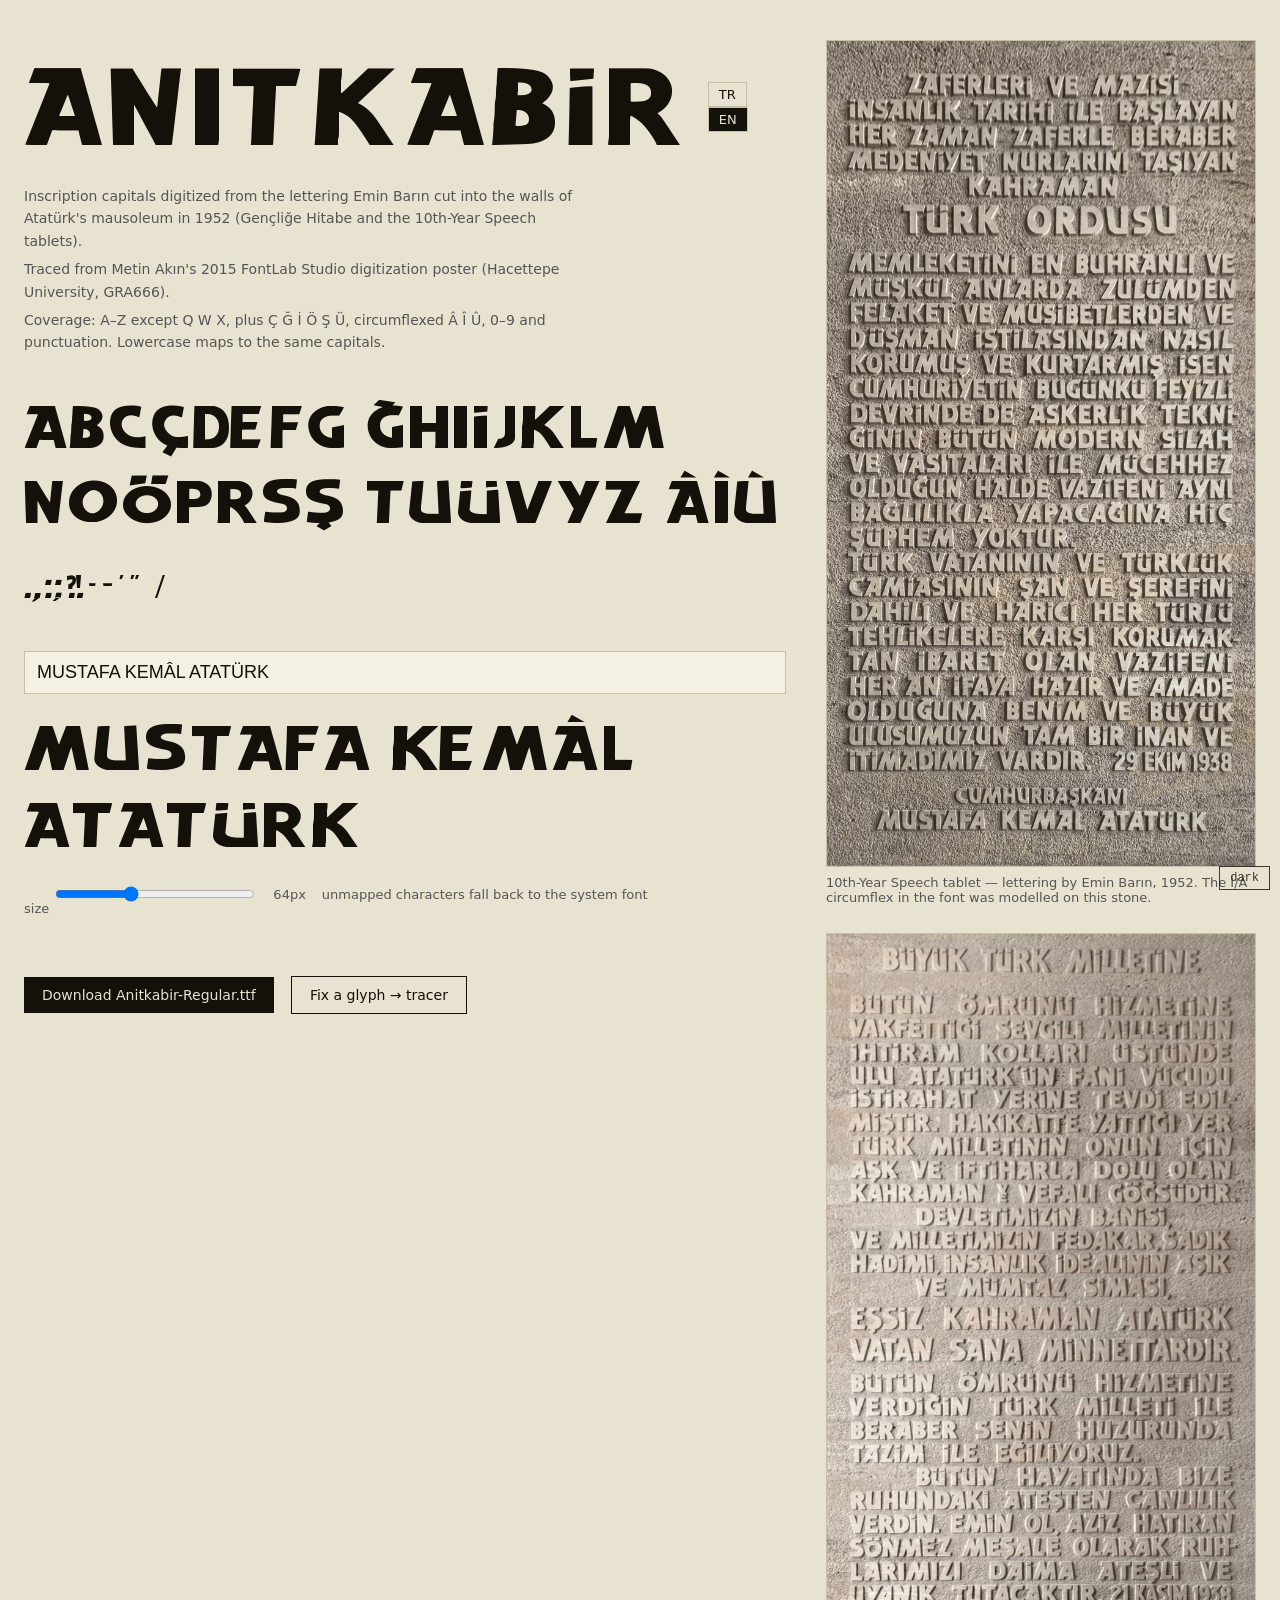
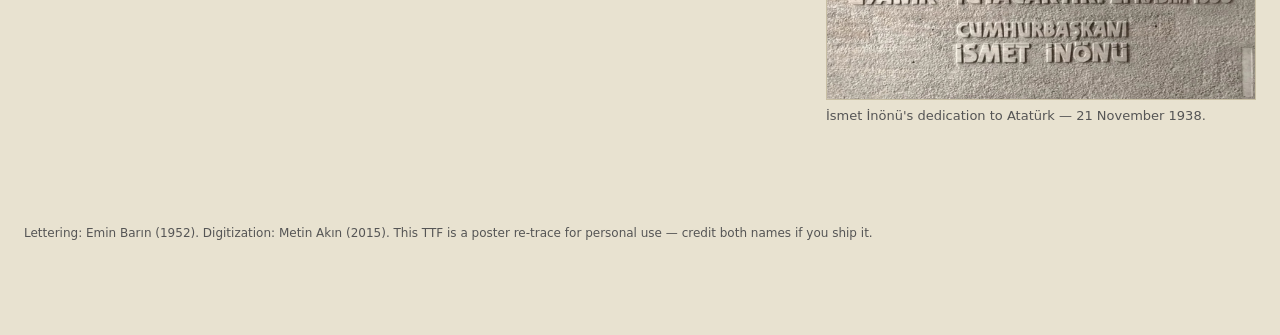
<file: anitkabir/index.html>
<!doctype html>
<html lang="tr">
<head>
<meta charset="utf-8">
<meta name="viewport" content="width=device-width, initial-scale=1">
<title>Anıtkabir — kitabe yazısı</title>
<link rel="icon" type="image/svg+xml" href="logo.svg">
<link rel="stylesheet" href="/shared/ui.css">
<script src="/shared/ui.js"></script>
<style>
  @font-face {
    font-family: 'Anitkabir';
    src: url('Anitkabir-Regular.ttf') format('truetype');
    font-weight: normal;
    font-style: normal;
    font-display: swap;
  }
  * { box-sizing: border-box; }
  body {
    margin: 0;
    font-family: ui-sans-serif, system-ui, Helvetica, Arial, sans-serif;
  }
  main { max-width: 1360px; margin: 0 auto; padding: 40px 24px 80px;
         display: grid; grid-template-columns: minmax(0,1fr) 430px; gap: 40px; }
  @media (max-width: 940px) { main { grid-template-columns: 1fr; } }
  header { display: flex; align-items: center; gap: 16px; }
  .lang { margin-left: auto; font-size: 13px; }
  .lang button {
    background: none; border: 1px solid var(--line); padding: 4px 10px;
    cursor: pointer; font: inherit; color: var(--ink);
  }
  .lang button.on { background: var(--ink); color: var(--bg); }
  h1 {
    font-family: 'Anitkabir', serif;
    font-weight: normal;
    font-size: clamp(56px, 10vw, 110px);
    margin: 0;
    letter-spacing: 0.02em;
  }
  .meta { font-size: 14px; line-height: 1.6; max-width: 62ch; color: var(--ink2); margin-top: 12px; }
  .meta p { margin: 6px 0; }
  .specimen {
    font-family: 'Anitkabir', serif;
    font-size: clamp(30px, 5.4vw, 60px);
    line-height: 1.25;
    margin: 36px 0;
    word-break: break-all;
  }
  .specimen .punct { font-size: 0.55em; }
  .tester { margin: 36px 0; }
  .tester input {
    width: 100%;
    font-size: 18px;
    padding: 10px 12px;
  }
  .tester .out {
    font-family: 'Anitkabir', serif;
    font-size: 64px;
    margin-top: 16px;
    min-height: 90px;
    word-break: break-word;
    line-height: 1.2;
  }
  .row { display: flex; gap: 16px; align-items: center; margin-top: 10px; font-size: 13px; color: var(--ink2); flex-wrap: wrap; }
  .row input[type=range] { width: 200px; }
  .photos { display: flex; flex-direction: column; gap: 28px; }
  figure { margin: 0; }
  figure img { width: 100%; border: 1px solid var(--line); display: block; }
  figcaption { font-size: 13px; color: var(--ink2); margin-top: 8px; }
  a.dl, a.ed {
    display: inline-block;
    margin-top: 24px;
    padding: 10px 18px;
    background: var(--ink);
    color: var(--bg);
    text-decoration: none;
    font-size: 14px;
  }
  a.ed { background: none; color: var(--ink); border: 1px solid var(--ink); margin-left: 12px; }
  footer { margin-top: 48px; font-size: 12px; color: var(--ink2); line-height: 1.7; grid-column: 1/-1; }
</style>
</head>
<body>
<main>
  <div class="col">
  <header>
    <h1>ANITKABİR</h1>
    <div class="lang">
      <button id="btn-tr" class="on">TR</button><button id="btn-en">EN</button>
    </div>
  </header>
  <div class="meta">
    <p data-i18n="intro"></p>
    <p data-i18n="trace"></p>
    <p data-i18n="cov"></p>
  </div>

  <div class="specimen">ABCÇDEFG ĞHIİJKLM<br>NOÖPRSŞ TUÜVYZ ÂÎÛ<br><span class="punct">.,:;?!-–'" /</span></div>

  <div class="tester">
    <input id="t" type="text" autocomplete="off" spellcheck="false">
    <div class="out" id="o"></div>
    <div class="row">
      <label><span data-i18n="size"></span> <input id="s" type="range" min="24" max="140" value="64"></label>
      <span id="sv">64px</span>
      <span data-i18n="fallback"></span>
    </div>
  </div>

  <a class="dl" href="Anitkabir-Regular.ttf" download data-i18n="dl"></a>
  <a class="ed" href="/fonteditor/?set=anitkabir" data-i18n="ed"></a>
  </div>

  <div class="photos">
  <figure>
    <img src="tablet.jpg" alt="" data-i18n-alt="imgalt">
    <figcaption data-i18n="caption"></figcaption>
  </figure>
  <figure>
    <img src="tablet2.jpg" alt="" data-i18n-alt="imgalt2">
    <figcaption data-i18n="caption2"></figcaption>
  </figure>
  </div>

  <footer>
    <p data-i18n="credit"></p>
  </footer>
</main>
<script>
const I18N = {
  tr: {
    doc: 'Kitabe yazısı',
    intro: "1952'de Emin Barın'ın Anıtkabir duvarlarına işlediği kitabe harflerinden sayısallaştırılmış büyük harf fontu (Gençliğe Hitabe ve Onuncu Yıl Nutku tabletleri).",
    trace: "Metin Akın'ın 2015 FontLab Studio dijitalleştirme posterinden izlendi (Hacettepe Üniversitesi, GRA666).",
    cov: "Kapsam: Q W X dışında A–Z, ayrıca Ç Ğ İ Ö Ş Ü, şapkalı Â Î Û, 0–9 ve noktalama işaretleri. Küçük harfler aynı büyük harflere eşlenir.",
    size: 'boyut',
    fallback: 'tanımsız karakterler sistem fontuna düşer',
    caption: 'Onuncu Yıl Nutku kitabesi — Emin Barın, 1952. Fontta İ ile Â şapkası bu taş üzerinden modellendi.',
    caption2: 'İsmet İnönü\'nün Atatürk\'e ithaf kitabesi — 21 Kasım 1938.',
    imgalt: 'Anıtkabir kitabesi, perspektif düzeltilmiş fotoğraf',
    imgalt2: 'İsmet İnönü\'nün ithaf kitabesi, perspektif düzeltilmiş fotoğraf',
    dl: 'Anitkabir-Regular.ttf indir',
    ed: 'Bir harfi düzelt → tracer',
    credit: 'Harf çizimi: Emin Barın (1952). Sayısallaştırma: Metin Akın (2015). Bu TTF poster üzerinden izlenmiştir — kişisel kullanım için; yayınlarsanız iki ismi de anın.',
    ph: 'YURTTA SULH CİHANDA SULH'
  },
  en: {
    doc: 'Inscription typeface',
    intro: "Inscription capitals digitized from the lettering Emin Barın cut into the walls of Atatürk's mausoleum in 1952 (Gençliğe Hitabe and the 10th-Year Speech tablets).",
    trace: "Traced from Metin Akın's 2015 FontLab Studio digitization poster (Hacettepe University, GRA666).",
    cov: "Coverage: A–Z except Q W X, plus Ç Ğ İ Ö Ş Ü, circumflexed Â Î Û, 0–9 and punctuation. Lowercase maps to the same capitals.",
    size: 'size',
    fallback: 'unmapped characters fall back to the system font',
    caption: '10th-Year Speech tablet — lettering by Emin Barın, 1952. The İ/Â circumflex in the font was modelled on this stone.',
    caption2: 'İsmet İnönü\'s dedication to Atatürk — 21 November 1938.',
    imgalt: 'The Anıtkabir inscription, perspective-corrected photo',
    imgalt2: 'İsmet İnönü\'s dedication tablet, perspective-corrected photo',
    dl: 'Download Anitkabir-Regular.ttf',
    ed: 'Fix a glyph → tracer',
    credit: 'Lettering: Emin Barın (1952). Digitization: Metin Akın (2015). This TTF is a poster re-trace for personal use — credit both names if you ship it.',
    ph: 'MUSTAFA KEMÂL ATATÜRK'
  }
};
const t = document.getElementById('t'), o = document.getElementById('o'),
      s = document.getElementById('s'), sv = document.getElementById('sv');
function setLang(l) {
  document.documentElement.lang = l;
  document.title = 'Anıtkabir — ' + I18N[l].doc;
  document.querySelectorAll('[data-i18n]').forEach(e => e.textContent = I18N[l][e.dataset.i18n]);
  document.querySelectorAll('[data-i18n-alt]').forEach(e => e.alt = I18N[l][e.dataset.i18nAlt]);
  document.getElementById('btn-tr').classList.toggle('on', l === 'tr');
  document.getElementById('btn-en').classList.toggle('on', l === 'en');
  if (!t.dataset.typed) { t.value = I18N[l].ph; o.textContent = I18N[l].ph; }
  try { localStorage.aklang = l; } catch(e) {}
}
document.getElementById('btn-tr').onclick = () => setLang('tr');
document.getElementById('btn-en').onclick = () => setLang('en');
t.addEventListener('input', () => { t.dataset.typed = 1; o.textContent = t.value || ' '; });
s.addEventListener('input', () => { o.style.fontSize = s.value + 'px'; sv.textContent = s.value + 'px'; });
let l = 'tr';
try { l = localStorage.aklang || (navigator.language || '').startsWith('en') && 'en' || 'tr'; } catch(e) {}
setLang(l);
</script>
</body>
</html>
</file>
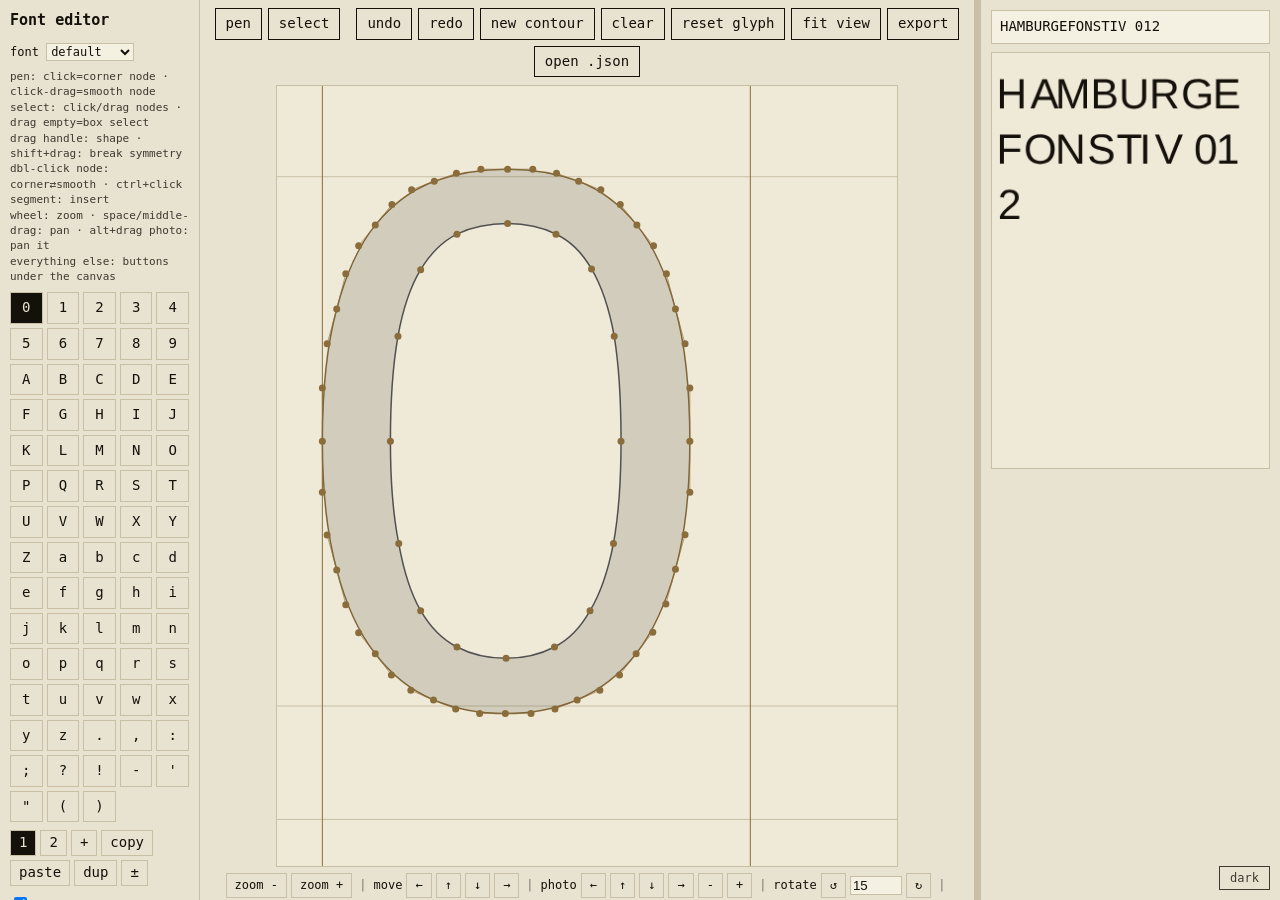
<file: fonteditor/index.html>
<!DOCTYPE html>
<html lang="en">
<head>
<meta charset="UTF-8">
<meta name="viewport" content="width=device-width, initial-scale=1.0">
<title>Font editor</title>
<link rel="icon" type="image/svg+xml" href="./logo.svg">
<link rel="stylesheet" href="/shared/ui.css">
<script src="/shared/ui.js"></script>
<style>
*{box-sizing:border-box}
body{margin:0;font:14px/1.4 ui-monospace,Menlo,Consolas,monospace}
#app{display:flex;height:100vh;overflow:hidden}
#side{width:200px;border-right:1px solid var(--line);padding:10px;display:flex;flex-direction:column;gap:8px;overflow-y:auto}
#side h1{font-size:15px;margin:0 0 4px}
.gbtns{display:grid;grid-template-columns:repeat(5,1fr);gap:4px}
.gbtns button{padding:5px 0;background:none;border:1px solid var(--line);cursor:pointer;font:inherit;color:var(--ink);position:relative}
.gbtns button.on{background:var(--ink);color:var(--bg)}
.gbtns button.dirty::after{content:'';position:absolute;top:1px;right:2px;width:4px;height:4px;background:var(--acc);border-radius:50%}
#main{flex:1;display:flex;flex-direction:column;align-items:center;overflow:hidden}
#prev{width:300px;border-left:1px solid var(--line);padding:10px;display:flex;flex-direction:column;gap:8px;overflow-y:auto}
#pvtext{font:inherit;padding:6px 8px}
#pvcv{width:100%}
#bar{display:flex;gap:6px;padding:8px;flex-wrap:wrap;justify-content:center}
#bar button,#bar label.btn{padding:5px 10px;background:none;border:1px solid var(--ink);cursor:pointer;font:inherit;color:var(--ink)}
#bar button:hover{background:var(--ink);color:var(--bg)}
canvas{touch-action:none;cursor:crosshair}
#hint{padding:4px;font-size:12px;opacity:.75;text-align:center}
#out{width:96%;height:110px;margin:8px;display:none;font:11px ui-monospace,monospace;background:var(--panel2)}
.k{font-size:11px;opacity:.8}
.ctbar{display:flex;gap:4px;align-items:center;flex-wrap:wrap}
.ctbar button{padding:2px 8px;font:inherit;border:1px solid var(--line);background:none;cursor:pointer;color:var(--ink)}
.ctbar button.on{background:var(--ink);color:var(--bg)}
.ctbar button.neg{border-style:dashed;border-color:var(--danger)}
#split{width:6px;cursor:col-resize;background:var(--line);flex:none}
#split:hover{background:var(--acc)}
#bar2{display:flex;gap:4px;padding:6px;flex-wrap:wrap;justify-content:center;align-items:center;font-size:12px}
#bar2 button{padding:3px 8px;background:none;border:1px solid var(--line);cursor:pointer;font:inherit;color:var(--ink)}
#bar2 button:hover{background:var(--ink);color:var(--bg)}
#bar2 .sep{opacity:.5;padding:0 3px}
#autobox{display:none;position:fixed;right:12px;bottom:60px;width:250px;background:var(--bg);border:1px solid var(--line);padding:8px;z-index:50;font-size:12px;box-shadow:0 4px 18px rgba(0,0,0,.25)}
#autobox canvas{width:100%;border:1px solid var(--line);display:block;margin:4px 0;image-rendering:pixelated}
#autobox .arow{display:flex;gap:4px;align-items:center;margin-top:4px;flex-wrap:wrap}
#autobox input[type=range]{width:110px}
#autobox button{padding:2px 8px;font:inherit}
</style>
</head>
<body>
<div id="app">
<div id="side">
  <h1>Font editor</h1>
  <label style="font-size:12px">font <select id="setsel" style="font:inherit;max-width:150px"></select></label>
  <div class="k">pen: click=corner node &middot; click-drag=smooth node<br>
  select: click/drag nodes &middot; drag empty=box select<br>
  drag handle: shape &middot; shift+drag: break symmetry<br>
  dbl-click node: corner⇄smooth &middot; ctrl+click segment: insert<br>
  wheel: zoom &middot; space/middle-drag: pan &middot; alt+drag photo: pan it<br>
  everything else: buttons under the canvas</div>
  <div class="gbtns" id="gbtns"></div>
  <div class="ctbar" id="ctbar"></div>
  <label style="font-size:12px"><input type="checkbox" id="underlay" checked> photo underlay</label>
  <div style="display:flex;gap:4px"><label class="btn" style="font-size:12px">photo&#8230;<input id="fphoto" type="file" accept="image/*" hidden></label><button id="bNoPhoto" title="remove photo for this glyph" style="font-size:12px">&#215;photo</button><button id="bAuto" title="auto-detect letter in photo" style="font-size:12px">auto&#9737;</button></div>
  <label style="font-size:12px"><input type="range" id="uop" min="0" max="1" step="0.05" value="0.55"></label>
  <div style="font-size:12px;margin-top:8px">metrics<br>bearing <input id="inb" type="number" style="width:60px;font:inherit"> adv <input id="ina" type="number" style="width:60px;font:inherit"></div>
</div>
<div id="main">
  <div id="bar">
    <button id="bPen" class="on">pen</button>
    <button id="bSel">select</button>
    <span style="width:4px"></span>
    <button id="bUndo2">undo</button>
    <button id="bRedo">redo</button>
    <button id="bNew">new contour</button>
    <button id="bClear">clear</button>
    <button id="bReset">reset glyph</button>
    <button id="bFit">fit view</button>
    <button id="bExport">export</button>
    <label class="btn">open .json<input id="fopen" type="file" accept=".json,.js" hidden></label>
  </div>
  <canvas id="cv" width="620" height="780"></canvas>
  <div id="bar2">
    <button id="zOut" title="zoom out">zoom -</button><button id="zIn" title="zoom in">zoom +</button>
    <span class="sep">|</span><span>move</span>
    <button id="nL" title="shift = ×10">&#8592;</button><button id="nU">&#8593;</button><button id="nD">&#8595;</button><button id="nR">&#8594;</button>
    <span class="sep">|</span><span>photo</span>
    <button id="pL" title="shift = ×10">&#8592;</button><button id="pU">&#8593;</button><button id="pD">&#8595;</button><button id="pR">&#8594;</button>
    <button id="pOut" title="shrink photo (shift = faster)">-</button><button id="pIn" title="enlarge photo (shift = faster)">+</button>
    <span class="sep">|</span><span>rotate</span>
    <button id="rCCW" title="rotate counter-clockwise by deg">&#8634;</button>
    <input id="rDeg" type="number" value="15" title="degrees" style="width:52px">
    <button id="rCW" title="rotate clockwise by deg">&#8635;</button>
    <span class="sep">|</span>
    <button id="bAll">sel all</button>
    <button id="bSmooth">corner&#8646;smooth</button>
    <button id="bDel">del node</button>
  </div>
  <div id="hint"></div>
  <textarea id="out"></textarea>
</div>
<div id="autobox">
  <div class="arow"><b>auto-fit</b><span style="flex:1"></span><button id="autoX">&#215;</button></div>
  <canvas id="autoCv" width="220" height="160"></canvas>
  <div class="arow"><select id="aMode" style="font:inherit"><option value="thr">threshold</option><option value="edge">edges</option></select>
    <label><input type="checkbox" id="aInv"> invert</label></div>
  <div class="arow">level <input id="aThr" type="range" min="0" max="255" value="140"></div>
  <div class="arow">min size <input id="aMin" type="range" min="0" max="0.05" step="0.001" value="0.004"></div>
  <div class="arow"><button id="aPrev">&#8249;</button><span id="aNum">-/-</span><button id="aNext">&#8250;</button>
    <span style="flex:1"></span><button id="aReset">reset</button><button id="aApply">use this</button></div>
</div>
<div id="split"></div>
<div id="prev">
  <input id="pvtext" value="HAMBURGEFONSTIV 012" autocomplete="off" spellcheck="false">
  <canvas id="pvcv" width="280" height="420"></canvas>
</div>
</div>
<script>
'use strict';
const CV_=n=>getComputedStyle(document.documentElement).getPropertyValue('--'+n).trim();
const CV=document.getElementById('cv'),ctx=CV.getContext('2d');
// ---------- view ----------
let view={x0:-60,x1:760,y0:-160,y1:820};
const S=()=>CV.width/(view.x1-view.x0);
const P=(x,y)=>[(x-view.x0)*S(),(view.y1-y)*S()];
const F=(cx,cy)=>[cx/S()+view.x0,view.y1-cy/S()];
function fit(){const xs=[],ys=[];for(const c of edits[g]||[])for(const n of c){xs.push(n.x);ys.push(n.y);}
  if(xs.length){const p=60;view={x0:Math.min(...xs)-p,x1:Math.max(...xs)+p,y0:Math.min(...ys)-p,y1:Math.max(...ys)+p};
    const r=(view.y1-view.y0)/(view.x1-view.x0)*CV.width/CV.height;
    view.y1=view.y0+(view.x1-view.x0)*CV.height/CV.width;}
  else view={x0:-60,x1:760,y0:-160,y1:820};draw();}

// ---------- model: contour = [{x,y,o:[dx,dy]|null,i:[dx,dy]|null}] cyclic ----------
// o = outgoing handle offset, i = incoming handle offset. Both null => straight segments.
const edits={};
function toModel(conts){return conts.map(c=>{
  const nodes=[];let cur=null;
  const addNode=(x,y,ci)=>{const n={x,y,o:null,i:ci?ci.slice():null};
    if(nodes.length&&Math.abs(x-nodes[0].x)<.5&&Math.abs(y-nodes[0].y)<.5){nodes[0].i=n.i;return null;}
    nodes.push(n);return n;};
  let prev=null;
  for(const seg of c){
    if(seg[0]==='M'){cur=[seg[1],seg[2]];prev=addNode(seg[1],seg[2],null);}
    else if(seg[0]==='L'){cur=[seg[1],seg[2]];prev=addNode(seg[1],seg[2],null);}
    else if(seg[0]==='C'){
      if(prev)prev.o=[seg[1]-cur[0],seg[2]-cur[1]];
      cur=[seg[5],seg[6]];prev=addNode(seg[5],seg[6],[seg[3]-seg[5],seg[4]-seg[6]]);}
    else if(seg[0]==='Q'){ // quad → cubic
      const c1=[cur[0]+2/3*(seg[1]-cur[0]),cur[1]+2/3*(seg[2]-cur[1])];
      const c2=[seg[3]+2/3*(seg[1]-seg[3]),seg[4]+2/3*(seg[2]-seg[4])];
      if(prev)prev.o=[c1[0]-cur[0],c1[1]-cur[1]];
      cur=[seg[3],seg[4]];prev=addNode(seg[3],seg[4],[c2[0]-seg[3],c2[1]-seg[4]]);}
  }return nodes;});}
function toCmds(nodes){
  const out=[],n=nodes.length;if(!n)return out;
  out.push(['M',Math.round(nodes[0].x),Math.round(nodes[0].y)]);
  for(let j=0;j<n;j++){
    const a=nodes[j],b=nodes[(j+1)%n];
    if(a.o||b.i)out.push(['C',...( [a.x+(a.o?a.o[0]:0),a.y+(a.o?a.o[1]:0),
      b.x+(b.i?b.i[0]:0),b.y+(b.i?b.i[1]:0),b.x,b.y].map(v=>Math.round(v*10)/10) )]);
    else out.push(['L',Math.round(b.x),Math.round(b.y)]);}
  return [out];}
// polyline sample of a contour (for winding/box tests)
function sampleCont(c,step=8){
  const pts=[],n=c.length;if(!n)return pts;
  for(let j=0;j<n;j++){const a=c[j],b=c[(j+1)%n];
    pts.push([a.x,a.y]);
    if(a.o||b.i){const c1=[a.x+(a.o?a.o[0]:0),a.y+(a.o?a.o[1]:0)],c2=[b.x+(b.i?b.i[0]:0),b.y+(b.i?b.i[1]:0)];
      for(let t=1;t<step;t++){const u=t/step,v=1-u;
        pts.push([v*v*v*a.x+3*v*v*u*c1[0]+3*v*u*u*c2[0]+u*u*u*b.x,
                  v*v*v*a.y+3*v*v*u*c1[1]+3*v*u*u*c2[1]+u*u*u*b.y]);}}}
  return pts;}
function area(pts){let a=0;for(let j=0;j<pts.length;j++){const p=pts[j],q=pts[(j+1)%pts.length];a+=p[0]*q[1]-q[0]*p[1];}return a/2;}
function inside(p,pts){let w=0;for(let j=0;j<pts.length;j++){const a=pts[j],b=pts[(j+1)%pts.length];
  if(a[1]<=p[1]){if(b[1]>p[1]&&(b[0]-a[0])*(p[1]-a[1])-(p[0]-a[0])*(b[1]-a[1])>0)w++;}
  else if(b[1]<=p[1]&&(b[0]-a[0])*(p[1]-a[1])-(p[0]-a[0])*(b[1]-a[1])<0)w--;}return w!==0;}
// normalize winding for TTF: outer contours CW (neg area), holes CCW, alternating by depth
function fixWinding(nodes,negs){
  const polys=nodes.map(c=>sampleCont(c));
  const depths=nodes.map((c,i)=>{let d=0;for(let k=0;k<polys.length;k++)if(k!==i&&inside(polys[i][0],polys[k]))d++;return d;});
  return nodes.map((c,i)=>{
    let wantNeg=depths[i]%2===0;
    if(negs&&negs.has(i))wantNeg=!wantNeg;
    const neg=area(polys[i])<0;
    if(wantNeg===neg)return c;
    return c.slice().reverse().map(n=>({x:n.x,y:n.y,o:n.i?n.i.slice():null,i:n.o?n.o.slice():null}));});}

// ---------- state ----------
let g='',selC=-1,sel=new Set(),imgs={};
const dirty={};
const deep=o=>JSON.parse(JSON.stringify(o));
const key=(ci,ni)=>ci+':'+ni;
function allNodes(){const s=new Set();(edits[g]||[]).forEach((c,ci)=>c.forEach((n,ni)=>s.add(key(ci,ni))));return s;}
function markDirty(){dirty[g]=true;buildGlyphs();autosave();}
// undo/redo
const hist={u:[],r:[]};
function snap(){hist.u.push(deep({e:edits[g],adv:DATA.glyphs[g]?.[1],ber:DATA.glyphs[g]?.[2],uoff:DATA.meta[g]?.off}));
  if(hist.u.length>200)hist.u.shift();hist.r=[];}
function undo(){if(!hist.u.length)return;hist.r.push(deep({e:edits[g],adv:DATA.glyphs[g]?.[1],ber:DATA.glyphs[g]?.[2],uoff:DATA.meta[g]?.off}));
  const s=hist.u.pop();edits[g]=s.e;if(DATA.glyphs[g]){DATA.glyphs[g][1]=s.adv;DATA.glyphs[g][2]=s.ber;}
  if(DATA.meta[g]&&s.uoff)DATA.meta[g].off=s.uoff;sel.clear();sync();draw();}
function redo(){if(!hist.r.length)return;hist.u.push(deep({e:edits[g],adv:DATA.glyphs[g]?.[1],ber:DATA.glyphs[g]?.[2],uoff:DATA.meta[g]?.off}));
  const s=hist.r.pop();edits[g]=s.e;if(DATA.glyphs[g]){DATA.glyphs[g][1]=s.adv;DATA.glyphs[g][2]=s.ber;}
  if(DATA.meta[g]&&s.uoff)DATA.meta[g].off=s.uoff;sel.clear();sync();draw();}
// autosave per set
const LS='fe_';
let saveT=null;
function autosave(){clearTimeout(saveT);saveT=setTimeout(()=>{
  const st={edits,metrics:{},uoff:{},neg:{}};
  for(const k in neg)st.neg[k]=[...neg[k]];
  for(const k in DATA.glyphs)st.metrics[k]=[DATA.glyphs[k][1],DATA.glyphs[k][2]||0];
  for(const k in DATA.meta){const m=DATA.meta[k];
    if(m.off||m.sc)st.uoff[k]={off:m.off,sc:m.sc};}
  st.uimg=uimgs;
  try{localStorage.setItem(LS+setsel.value,JSON.stringify(st));}catch(e){}},300);}
function restore(){try{const st=JSON.parse(localStorage.getItem(LS+setsel.value));if(!st)return false;
  for(const k in st.edits)edits[k]=st.edits[k];
  for(const k in st.metrics||{})if(DATA.glyphs[k]){DATA.glyphs[k][1]=st.metrics[k][0];DATA.glyphs[k][2]=st.metrics[k][1];}
  for(const k in st.uimg||{}){const u=st.uimg[k];uimgs[k]=u;
    if(!DATA.meta[k])DATA.meta[k]={x0:0,y0:0,x1:u.w,y1:u.h};
    const im=new Image();im.src=u.src;im.onload=draw;imgs[k]=im;}
  for(const k in st.uoff||{})if(DATA.meta[k]){const u=st.uoff[k];
    if(Array.isArray(u))DATA.meta[k].off=u;
    else{DATA.meta[k].off=u.off;DATA.meta[k].sc=u.sc;}}
  for(const k in st.neg||{})neg[k]=new Set(st.neg[k]);
  return true;}catch(e){return false;}}

// ---------- glyph grid / contours ----------
const gb=document.getElementById('gbtns'),ctb=document.getElementById('ctbar');
function buildGlyphs(){gb.innerHTML='';
  for(const k of Object.keys(DATA.glyphs)){const b=document.createElement('button');b.textContent=k;
    b.onclick=()=>{g=k;selC=0;sel.clear();hist.u=[];hist.r=[];AB.style.display='none';sync();draw();};
    b.dataset.g=k;if(dirty[k])b.classList.add('dirty');gb.appendChild(b);}
  sync();}
function buildCt(){ctb.innerHTML='';
  (edits[g]||[]).forEach((c,ci)=>{const b=document.createElement('button');b.textContent=ci+1;
    b.className=(ci===selC?'on':'')+(neg[g]&&neg[g].has(ci)?' neg':'');
    if(neg[g]&&neg[g].has(ci))b.textContent=ci+1+'−';
    b.onclick=()=>{selC=ci;sel=new Set(c.map((n,ni)=>key(ci,ni)));sync();draw();};ctb.appendChild(b);});
  const plus=document.createElement('button');plus.textContent='+';
  plus.onclick=()=>{snap();edits[g].push([]);selC=edits[g].length-1;markDirty();buildCt();sync();draw();};
  ctb.appendChild(plus);
  [['copy','copy contour (ctrl/cmd+C)',copyCont],['paste','paste contour (ctrl/cmd+V)',pasteCont],['dup','duplicate contour',()=>{copyCont();pasteCont();}]]
    .forEach(([t,ti,fn])=>{const b=document.createElement('button');b.textContent=t;b.title=ti;b.onclick=fn;ctb.appendChild(b);});
  const tb=document.createElement('button');tb.textContent='±';
  tb.title='toggle: contour subtracts (negative) where it overlaps others';
  if(neg[g]&&neg[g].has(selC))tb.className='on';
  tb.onclick=()=>{if(selC<0)return;neg[g]=neg[g]||new Set();neg[g].has(selC)?neg[g].delete(selC):neg[g].add(selC);snap();autosave();buildCt();draw();};
  ctb.appendChild(tb);}
let clipCont=null,uimgs={},neg={};
// ---------- polygon union (flattened) ----------
function segInt2(a,b,c,d){const rx=b[0]-a[0],ry=b[1]-a[1],sx=d[0]-c[0],sy=d[1]-c[1];
  const den=rx*sy-ry*sx;if(Math.abs(den)<1e-12)return null;
  const t=((c[0]-a[0])*sy-(c[1]-a[1])*sx)/den,u=((c[0]-a[0])*ry-(c[1]-a[1])*rx)/den;
  if(t>1e-6&&t<1-1e-6&&u>1e-6&&u<1-1e-6)return{t,u};return null;}
function polyUnion(P,Q){
  if(area(P)*area(Q)<0)Q=Q.slice().reverse();
  const ints=[];
  for(let i=0;i<P.length;i++)for(let j=0;j<Q.length;j++){
    const a=P[i],b=P[(i+1)%P.length],c=Q[j],d=Q[(j+1)%Q.length];
    const r=segInt2(a,b,c,d);if(!r)continue;
    ints.push({i,j,t:r.t,u:r.u,x:a[0]+r.t*(b[0]-a[0]),y:a[1]+r.t*(b[1]-a[1])});}
  if(!ints.length){
    if(inside(P[0],Q))return Q;
    if(inside(Q[0],P))return P;
    return null;}
  const onA={},onB={},pos={};
  ints.forEach((v,id)=>{(onA[v.i]=onA[v.i]||[]).push({...v,id});(onB[v.j]=onB[v.j]||[]).push({...v,id});});
  const build=(P,on,key)=>{const V=[];
    for(let i=0;i<P.length;i++){V.push({x:P[i][0],y:P[i][1],inter:-1});
      (on[i]||[]).sort((a,b)=>(key==='a'?a.t-b.t:a.u-b.u)).forEach(v=>{pos[v.id]=pos[v.id]||{};pos[v.id][key]=V.length;V.push({x:v.x,y:v.y,inter:v.id});});}
    return V;};
  const VA=build(P,onA,'a'),VB=build(Q,onB,'b');
  const startIdx=pos[0].a,out=[],vis={};
  let cur={poly:0,idx:startIdx},guard=0;
  while(guard++<200000){const arr=cur.poly?VB:VA,v=arr[cur.idx];
    if(v.inter>=0&&vis[v.inter]){out.push([v.x,v.y]);cur={poly:cur.poly,idx:(cur.idx+1)%arr.length};}
    else if(v.inter>=0){vis[v.inter]=1;out.push([v.x,v.y]);cur={poly:1-cur.poly,idx:pos[v.inter][cur.poly?'a':'b']};}
    else{out.push([v.x,v.y]);cur={poly:cur.poly,idx:(cur.idx+1)%arr.length};}
    if(cur.poly===0&&cur.idx===startIdx)break;}
  const res=[];for(const p of out){const l=res[res.length-1];
    if(!l||Math.abs(l[0]-p[0])>1e-6||Math.abs(l[1]-p[1])>1e-6)res.push(p);}
  if(res.length>1&&Math.abs(res[0][0]-res[res.length-1][0])<1e-6&&Math.abs(res[0][1]-res[res.length-1][1])<1e-6)res.pop();
  return res;}
function mergeCont(){const cs=edits[g];
  if(!cs||cs.length<2||selC<0||selC>=cs.length||!cs[selC].length){
    document.getElementById('hint').textContent='merge: pick a contour first';return;}
  const polys=cs.map(c=>sampleCont(c,16));
  let acc=polys[selC],used=[selC],changed=true;
  while(changed){changed=false;
    for(let k=0;k<polys.length;k++){if(used.includes(k))continue;
      const r=polyUnion(acc,polys[k]);if(!r)continue;
      acc=r;used.push(k);changed=true;}}
  if(used.length<2){document.getElementById('hint').textContent='merge: active contour overlaps nothing';return;}
  snap();edits[g]=cs.filter((c,ci)=>!used.includes(ci));
  edits[g].push(acc.map(p=>({x:Math.round(p[0]*10)/10,y:Math.round(p[1]*10)/10,o:null,i:null})));
  selC=edits[g].length-1;sel.clear();markDirty();buildCt();sync();draw();}
function setUnderlay(src,w,h){uimgs[g]={src,w,h};
  const im=new Image();im.onload=()=>{imgs[g]=im;
    DATA.meta[g]={x0:0,y0:0,x1:w,y1:h,off:[0,0],sc:Math.min(1,Math.round(h/700*10)/10)};
    document.getElementById('underlay').checked=true;autosave();draw();};
  im.src=src;}
function loadImgFile(f){const fr=new FileReader();fr.onload=()=>{
  const t=new Image();t.onload=()=>{
    const s=Math.min(1,1600/Math.max(t.naturalWidth,t.naturalHeight));
    const w=Math.round(t.naturalWidth*s),h=Math.round(t.naturalHeight*s);
    const c=document.createElement('canvas');c.width=w;c.height=h;
    c.getContext('2d').drawImage(t,0,0,w,h);
    setUnderlay(c.toDataURL('image/jpeg',0.85),w,h);};
  t.src=fr.result;};fr.readAsDataURL(f);}
function copyCont(){const cs=edits[g]||[];
  if(sel.size){clipCont=[];
    cs.forEach((c,ci)=>{const sub=c.filter((n,ni)=>sel.has(key(ci,ni))).map(n=>deep(n));
      if(sub.length)clipCont.push(sub);});
    document.getElementById('hint').textContent=`${sel.size} node(s) copied`;return;}
  const c=cs[selC];if(!c||!c.length)return;
  clipCont=[deep(c)];document.getElementById('hint').textContent=`contour ${selC+1} copied (${c.length} nodes)`;}
function pasteCont(){if(!clipCont||!clipCont.length)return;if(!edits[g])edits[g]=[];
  snap();const start=edits[g].length;
  clipCont.forEach(cc=>edits[g].push(deep(cc)));
  selC=edits[g].length-1;sel=new Set();
  edits[g].slice(start).forEach((c,off)=>c.forEach((n,ni)=>sel.add(key(start+off,ni))));
  markDirty();buildCt();sync();draw();}
function init(){for(const k in edits)delete edits[k];
  for(const[k,d]of Object.entries(DATA.glyphs))edits[k]=toModel(d[0]);
  for(const k in dirty)delete dirty[k];
  imgs={};for(const k in DATA.underlays){const im=new Image();im.src=DATA.underlays[k];im.onload=draw;imgs[k]=im;}
  restore();
  const q=new URLSearchParams(location.search).get('g');
  g=(q&&DATA.glyphs[q])?q:Object.keys(DATA.glyphs)[0];
  selC=0;sel.clear();hist.u=[];hist.r=[];
  buildGlyphs();view={x0:-60,x1:760,y0:-160,y1:820};sync();draw();}
function sync(){document.querySelectorAll('#gbtns button').forEach(b=>b.classList.toggle('on',b.dataset.g===g));
  buildCt();
  document.getElementById('hint').textContent=`glyph "${g}" · ${(edits[g]||[]).length} contour(s) · ${sel.size} selected`;
  const gd=DATA.glyphs[g]||[0,700,0];
  document.getElementById('inb').value=gd[2]||0;document.getElementById('ina').value=gd[1]||700;}

// ---------- draw ----------
let lastUsc=1;
function draw(){
  ctx.clearRect(0,0,CV.width,CV.height);
  const m=DATA.meta[g];
  if(m&&imgs[g]&&document.getElementById('underlay').checked){
    const ih=m.y1-m.y0,usc=S()*700/ih,[bx,by]=P(0,0);
    const uoff=m.off||[0,0],usc2=usc*(m.sc||1);
    const gcen=((DATA.glyphs[g]||[0,560])[1]||560)/2;
    const cx=bx+gcen*S()-(m.x0+m.x1)*usc2/2+uoff[0]*usc;
    const cy=by-m.y1*usc2+uoff[1]*usc;
    ctx.globalAlpha=+document.getElementById('uop').value;
    ctx.drawImage(imgs[g],cx,cy,imgs[g].width*usc2,imgs[g].height*usc2);
    ctx.globalAlpha=1;lastUsc=usc;}
  ctx.strokeStyle=CV_('line');ctx.lineWidth=1;
  [0,700,-150].forEach(y=>{ctx.beginPath();ctx.moveTo(0,P(0,y)[1]);ctx.lineTo(CV.width,P(0,y)[1]);ctx.stroke();});
  const gd=DATA.glyphs[g]||[0,700,0];
  ctx.strokeStyle=CV_('acc');
  [inkXmin(),gd[1]].forEach(x=>{ctx.beginPath();ctx.moveTo(P(x,0)[0],0);ctx.lineTo(P(x,0)[0],CV.height);ctx.stroke();});
  // curves
  (edits[g]||[]).forEach((c,ci)=>{
    ctx.beginPath();
    c.forEach((n,j)=>{const b=c[(j+1)%c.length];
      if(j===0){const[a0,b0]=P(n.x,n.y);ctx.moveTo(a0,b0);}
      const[a1,b1]=P(b.x,b.y);
      if(n.o||b.i){const h1=P(n.x+(n.o?n.o[0]:0),n.y+(n.o?n.o[1]:0)),h2=P(b.x+(b.i?b.i[0]:0),b.y+(b.i?b.i[1]:0));
        ctx.bezierCurveTo(h1[0],h1[1],h2[0],h2[1],a1,b1);}
      else ctx.lineTo(a1,b1);});
    ctx.closePath();
    ctx.strokeStyle=ci===selC?CV_('acc'):CV_('ink2');ctx.lineWidth=1.5;ctx.stroke();});
  ctx.beginPath();
  fixWinding(edits[g]||[],neg[g]).forEach(c=>{
    c.forEach((n,j)=>{const b=c[(j+1)%c.length];
      if(j===0){const[a0,b0]=P(n.x,n.y);ctx.moveTo(a0,b0);}
      const[a1,b1]=P(b.x,b.y);
      if(n.o||b.i){const h1=P(n.x+(n.o?n.o[0]:0),n.y+(n.o?n.o[1]:0)),h2=P(b.x+(b.i?b.i[0]:0),b.y+(b.i?b.i[1]:0));
        ctx.bezierCurveTo(h1[0],h1[1],h2[0],h2[1],a1,b1);}
      else ctx.lineTo(a1,b1);});
    ctx.closePath();});
  ctx.fillStyle=CV_('fill');ctx.fill('nonzero');
  // handles (active contour + contours containing selected nodes)
  (edits[g]||[]).forEach((c,ci)=>{const show=ci===selC||c.some((n,ni)=>sel.has(key(ci,ni)));
    if(!show)return;
    c.forEach((n,ni)=>{[['o',n.o],['i',n.i]].forEach(([w,h])=>{if(!h)return;
      const[a,b]=P(n.x,n.y),[hx,hy]=P(n.x+h[0],n.y+h[1]);
      ctx.strokeStyle=CV_('accf');ctx.lineWidth=1;
      ctx.beginPath();ctx.moveTo(a,b);ctx.lineTo(hx,hy);ctx.stroke();
      ctx.fillStyle=sel.has(key(ci,ni))?CV_('danger'):CV_('acc');
      ctx.beginPath();ctx.arc(hx,hy,3.5,0,7);ctx.fill();});});});
  // nodes
  (edits[g]||[]).forEach((c,ci)=>c.forEach((n,ni)=>{const[a,b]=P(n.x,n.y);
    const seld=sel.has(key(ci,ni));
    ctx.fillStyle=seld?CV_('danger'):(n.o||n.i?CV_('acc'):CV_('ink'));
    if(n.o&&n.i){ctx.beginPath();ctx.arc(a,b,seld?4.5:3.5,0,7);ctx.fill();}
    else ctx.fillRect(a-3.5,b-3.5,7,7);}));
  if(box){ctx.strokeStyle=CV_('acc');ctx.setLineDash([4,3]);
    ctx.strokeRect(Math.min(box[0],box[2]),Math.min(box[1],box[3]),Math.abs(box[2]-box[0]),Math.abs(box[3]-box[1]));
    ctx.setLineDash([]);}
  drawPreview();
}
// ---------- preview ----------
const pvcv=document.getElementById('pvcv'),pvctx=pvcv.getContext('2d');
const pvtext=document.getElementById('pvtext');
function drawPreview(){
  const size=42,sc=size/1000,ls=56;
  pvctx.clearRect(0,0,pvcv.width,pvcv.height);
  pvctx.fillStyle=CV_('ink');
  let x=8,y=ls;
  for(const ch of pvtext.value){
    let k=edits[ch]?ch:(edits[ch.toUpperCase()]?ch.toUpperCase():' ');
    const conts=edits[k]||[];
    const adv=((DATA.glyphs[k]||[0,300])[1]||300)*sc;
    if(x+adv>pvcv.width-6){x=8;y+=ls;if(y>pvcv.height)break;}
    pvctx.beginPath();
    for(const c of fixWinding(conts,neg[k])){const cmds=toCmds(c)[0];if(!cmds.length)continue;
      cmds.forEach(seg=>{
        if(seg[0]==='M')pvctx.moveTo(x+seg[1]*sc,y-seg[2]*sc);
        else if(seg[0]==='L')pvctx.lineTo(x+seg[1]*sc,y-seg[2]*sc);
        else if(seg[0]==='C')pvctx.bezierCurveTo(x+seg[1]*sc,y-seg[2]*sc,x+seg[3]*sc,y-seg[4]*sc,x+seg[5]*sc,y-seg[6]*sc);});
      pvctx.closePath();}
    pvctx.fill('nonzero');x+=adv;}
}
pvtext.addEventListener('input',drawPreview);

// ---------- interaction ----------
let drag=null,box=null,pan=null,vpan=null,spaceDown=false,tool='pen';
const hitR=9/S();
function cOrder(){const cs=edits[g]||[];
  return[...cs.keys()].sort((a,b)=>(a===selC?-1:b===selC?1:b-a));}
function pickNode(e){const r=CV.getBoundingClientRect(),cx=e.clientX-r.left,cy=e.clientY-r.top;
  for(const ci of cOrder())for(let ni=edits[g][ci].length-1;ni>=0;ni--){
    const[a,b]=P(edits[g][ci][ni].x,edits[g][ci][ni].y);
    if(Math.hypot(a-cx,b-cy)<9)return[ci,ni];}
  return null;}
function pickHandle(e){const r=CV.getBoundingClientRect(),cx=e.clientX-r.left,cy=e.clientY-r.top;
  for(const ci of cOrder())for(let ni=edits[g][ci].length-1;ni>=0;ni--){
    const n=edits[g][ci][ni];
    for(const w of ['o','i']){if(!n[w])continue;
      const[hx,hy]=P(n.x+n[w][0],n.y+n[w][1]);
      if(Math.hypot(hx-cx,hy-cy)<7)return[ci,ni,w];}}
  return null;}
function segNear(fx,fy){let best=null,bd=1e9;
  (edits[g]||[]).forEach((c,ci)=>{const pts=sampleCont(c,10);
    for(let j=0;j<pts.length;j++){const a=pts[j],b=pts[(j+1)%pts.length];
      const t=Math.max(0,Math.min(1,((fx-a[0])*(b[0]-a[0])+(fy-a[1])*(b[1]-a[1]))/((b[0]-a[0])**2+(b[1]-a[1])**2||1)));
      const d=Math.hypot(a[0]+t*(b[0]-a[0])-fx,a[1]+t*(b[1]-a[1])-fy);
      if(d<bd){bd=d;best=[ci,j];}}});
  return bd<15?best:null;}
function insertOnSegment(ci,edgeIdx,fx,fy){
  const c=edits[g][ci],n=c.length;
  // find edge containing edgeIdx sample index: edges are per node
  const a=c[edgeIdx%n],b=c[(edgeIdx+1)%n];
  if(!a.o&&!b.i){ // line: midpoint-ish insert at click
    c.splice((edgeIdx+1)%n,0,{x:fx,y:fy,o:null,i:null});return;}
  // cubic split at t
  const p0=[a.x,a.y],c1=[a.x+(a.o?a.o[0]:0),a.y+(a.o?a.o[1]:0)],
        c2=[b.x+(b.i?b.i[0]:0),b.y+(b.i?b.i[1]:0)],p1=[b.x,b.y];
  let t=.5,bd=1e9;
  for(let k=1;k<40;k++){const u=k/40,v=1-u;
    const x=v*v*v*p0[0]+3*v*v*u*c1[0]+3*v*u*u*c2[0]+u*u*u*p1[0],
          y=v*v*v*p0[1]+3*v*v*u*c1[1]+3*v*u*u*c2[1]+u*u*u*p1[1];
    const d=Math.hypot(x-fx,y-fy);if(d<bd){bd=d;t=u;}}
  const l=(p,q)=>[p[0]+(q[0]-p[0])*t,p[1]+(q[1]-p[1])*t];
  const A=l(p0,c1),B=l(c1,c2),C=l(c2,p1),D=l(A,B),E=l(B,C),F=l(D,E);
  a.o=[A[0]-p0[0],A[1]-p0[1]];b.i=[C[0]-p1[0],C[1]-p1[1]];
  c.splice((edgeIdx+1)%n,0,{x:F[0],y:F[1],o:[E[0]-F[0],E[1]-F[1]],i:[D[0]-F[0],D[1]-F[1]]});}
function toggleSmooth(ci,ni){
  const n=edits[g][ci][ni];
  if(n.o||n.i){n.o=null;n.i=null;return;}
  const c=edits[g][ci],N=c.length;
  const pm=c[(ni-1+N)%N],pn=c[(ni+1)%N];
  const dx=pn.x-pm.x,dy=pn.y-pm.y,L=Math.hypot(dx,dy)||1;
  const d1=Math.hypot(n.x-pm.x,n.y-pm.y)/3,d2=Math.hypot(pn.x-n.x,pn.y-n.y)/3;
  n.i=[-dx/L*d1,-dy/L*d1];n.o=[dx/L*d2,dy/L*d2];}
function isSmooth(n){return n.o&&n.i&&Math.abs(n.o[0]+n.i[0])<1e-6&&Math.abs(n.o[1]+n.i[1])<1e-6;}

CV.addEventListener('contextmenu',e=>e.preventDefault());
CV.addEventListener('mousedown',e=>{
  const r=CV.getBoundingClientRect(),cx=e.clientX-r.left,cy=e.clientY-r.top;
  const[fx,fy]=F(cx,cy);
  if(e.button===1||spaceDown){vpan=[e.clientX,e.clientY,view.x0,view.y0,view.x1-view.x0,view.y1-view.y0];e.preventDefault();return;}
  if(e.altKey&&imgs[g]&&document.getElementById('underlay').checked){pan=[e.clientX,e.clientY];return;}
  const hh=pickHandle(e);
  if(hh){snap();const[ci,ni,w]=hh;selC=ci;sel=new Set([key(ci,ni)]);drag={t:'h',ci,ni,w,sym:!e.shiftKey};return;}
  const hit=pickNode(e);
  if(hit){
    const k=key(...hit);
    if(e.altKey){snap();toggleSmooth(...hit);markDirty();sync();draw();return;}
    if(e.shiftKey){sel.has(k)?sel.delete(k):sel.add(k);selC=hit[0];sync();draw();return;}
    if(!sel.has(k))sel=new Set([k]);
    selC=hit[0];
    snap();drag={t:'n'};sync();draw();return;}
  if(e.ctrlKey||e.metaKey){ // insert on segment
    const s=segNear(fx,fy);
    if(s){snap();insertOnSegment(s[0],s[1],fx,fy);markDirty();sync();draw();return;}}
  const gd0=DATA.glyphs[g]||[0,700,0],tol=9/S();
  if(Math.abs(fx-inkXmin())<tol){snap();drag={t:'bear'};return;}
  if(Math.abs(fx-gd0[1])<tol){snap();drag={t:'adv'};return;}
  if(tool==='pen'){snap();
    if(!edits[g].length){edits[g].push([]);selC=0;}
    if(selC<0||selC>=edits[g].length)selC=0;
    const c=edits[g][selC];
    c.push({x:Math.round(fx),y:Math.round(fy),o:null,i:null});
    drag={t:'pen',idx:c.length-1,fx,fy};markDirty();draw();return;}
  drag={t:'maybe',x0:cx,y0:cy,fx,fy};});
CV.addEventListener('mousemove',e=>{
  const r=CV.getBoundingClientRect(),cx=e.clientX-r.left,cy=e.clientY-r.top;
  const[fx,fy]=F(cx,cy);
  if(vpan){const w=vpan[4],h=vpan[5];
    view.x0=vpan[2]-(e.clientX-vpan[0])*w/CV.width;view.x1=view.x0+w;
    view.y0=vpan[3]+(e.clientY-vpan[1])*h/CV.height;view.y1=view.y0+h;
    draw();return;}
  if(pan){const m=DATA.meta[g];if(!m.off)m.off=[0,0];
    m.off[0]+=(e.clientX-pan[0])/lastUsc;m.off[1]+=(e.clientY-pan[1])/lastUsc;
    pan=[e.clientX,e.clientY];autosave();draw();return;}
  if(!drag){
    const gd0=DATA.glyphs[g]||[0,700,0],tol=9/S();
    CV.style.cursor=(Math.abs(fx-inkXmin())<tol||Math.abs(fx-gd0[1])<tol)?'col-resize':'';
    return;}
  if(drag.t==='bear'){const dx=Math.round(fx)-inkXmin();
    if(dx){(edits[g]||[]).forEach(c=>c.forEach(n=>{n.x+=dx;}));
      const gd=DATA.glyphs[g];gd[2]=Math.round(fx);markDirty();draw();}return;}
  if(drag.t==='adv'){const gd=DATA.glyphs[g];gd[1]=Math.round(fx);markDirty();draw();return;}
  if(drag.t==='pen'){const c=edits[g][selC],n=c[drag.idx];
    const d=[fx-drag.fx,fy-drag.fy];
    n.o=[d[0],d[1]];n.i=[-d[0],-d[1]];markDirty();draw();return;}
  if(drag.t==='maybe'){if(Math.hypot(cx-drag.x0,cy-drag.y0)>4){drag={t:'box',x0:drag.x0,y0:drag.y0};box=[drag.x0,drag.y0,cx,cy];}else return;}
  if(drag.t==='box'){box=[box[0],box[1],cx,cy];draw();return;}
  if(drag.t==='n'){
    const target=sel.size?sel:new Set([...allNodes()]);
    // if picked node wasn't in sel, sel already replaced at mousedown
    const dxs=fx-drag.fx,dys=fy-drag.fy;
    if(drag.fx===undefined){drag.fx=fx;drag.fy=fy;return;}
    (edits[g]||[]).forEach((c,ci)=>c.forEach((n,ni)=>{
      if(target.has(key(ci,ni))){n.x+=dxs;n.y+=dys;}}));
    drag.fx=fx;drag.fy=fy;markDirty();draw();return;}
  if(drag.t==='h'){
    const n=edits[g][drag.ci][drag.ni];
    n[drag.w]=[fx-n.x,fy-n.y];
    if(drag.sym){const other=drag.w==='o'?'i':'o';
      if(n[other]||isSmooth(n))n[other]=[-n[drag.w][0],-n[drag.w][1]];}
    markDirty();draw();return;}});
addEventListener('mouseup',e=>{
  if(box){const[ax,ay,bx2,by2]=box;
    const x0=Math.min(ax,bx2),x1=Math.max(ax,bx2),y0=Math.min(ay,by2),y1=Math.max(ay,by2);
    if(!e.shiftKey)sel.clear();
    (edits[g]||[]).forEach((c,ci)=>c.forEach((n,ni)=>{
      const[a,b]=P(n.x,n.y);
      if(a>=x0&&a<=x1&&b>=y0&&b<=y1){sel.add(key(ci,ni));selC=ci;}}));
    box=null;drag=null;sync();draw();return;}
  if(drag&&drag.t==='pen')sel=new Set([key(selC,drag.idx)]);
  if(drag&&drag.t==='maybe'&&tool==='select'){sel.clear();}
  if(drag&&(drag.t==='n'||drag.t==='h'))markDirty();
  drag=null;pan=null;vpan=null;sync();draw();});
CV.addEventListener('wheel',e=>{e.preventDefault();
  const r=CV.getBoundingClientRect();
  const[fx,fy]=F(e.clientX-r.left,e.clientY-r.top);
  const z=e.deltaY>0?1.15:1/1.15;
  view={x0:fx-(fx-view.x0)*z,x1:fx+(view.x1-fx)*z,y0:fy-(fy-view.y0)*z,y1:fy+(view.y1-fy)*z};
  draw();},{passive:false});
addEventListener('keydown',e=>{
  if(e.key===' '){spaceDown=true;e.preventDefault();return;}
  if(e.target.tagName==='INPUT'||e.target.tagName==='TEXTAREA')return;
  if((e.ctrlKey||e.metaKey)&&e.key==='z'){e.preventDefault();e.shiftKey?redo():undo();return;}
  if((e.ctrlKey||e.metaKey)&&e.key==='y'){e.preventDefault();redo();return;}
  if((e.ctrlKey||e.metaKey)&&e.key==='c'){e.preventDefault();copyCont();return;}
  if((e.ctrlKey||e.metaKey)&&e.key==='v'){e.preventDefault();pasteCont();return;}
  if(e.key==='a'||e.key==='A'){sel=allNodes();sync();draw();return;}
  if(e.key==='Delete'||e.key==='Backspace'){delSel();return;}
  const ar={ArrowLeft:[-1,0],ArrowRight:[1,0],ArrowUp:[0,1],ArrowDown:[0,-1]}[e.key];
  if(!ar)return;e.preventDefault();
  const st=e.shiftKey?10:1;
  if(e.altKey){const m=DATA.meta[g];if(!m)return;if(!m.off)m.off=[0,0];
    m.off[0]+=ar[0]*st;m.off[1]-=ar[1]*st;autosave();draw();return;}
  const target=sel.size?sel:allNodes();snap();
  (edits[g]||[]).forEach((c,ci)=>c.forEach((n,ni)=>{
    if(target.has(key(ci,ni))){n.x+=ar[0]*st;n.y+=ar[1]*st;}}));
  markDirty();draw();});
addEventListener('keyup',e=>{if(e.key===' ')spaceDown=false;});
addEventListener('paste',e=>{const it=[...(e.clipboardData?.items||[])].find(i=>i.type.startsWith('image/'));
  if(it){loadImgFile(it.getAsFile());e.preventDefault();}});
addEventListener('dragover',e=>e.preventDefault());
addEventListener('drop',e=>{const f=[...(e.dataTransfer?.files||[])].find(f=>f.type.startsWith('image/'));
  if(f){loadImgFile(f);e.preventDefault();}});
CV.addEventListener('dblclick',e=>{const h=pickNode(e);if(h){snap();toggleSmooth(...h);markDirty();draw();}});

// ---------- controls ----------
document.getElementById('inb').onchange=e=>{const gd=DATA.glyphs[g];if(gd){snap();
  const dx=(+e.target.value||0)-inkXmin();
  (edits[g]||[]).forEach(c=>c.forEach(n=>{n.x+=dx;}));
  gd[2]=+e.target.value||0;markDirty();draw();}};
document.getElementById('ina').onchange=e=>{const gd=DATA.glyphs[g];if(gd){snap();gd[1]=+e.target.value||700;markDirty();draw();}};
const bPen=document.getElementById('bPen'),bSel=document.getElementById('bSel');
bPen.onclick=()=>{tool='pen';bPen.classList.add('on');bSel.classList.remove('on');};
bSel.onclick=()=>{tool='select';bSel.classList.add('on');bPen.classList.remove('on');};
document.getElementById('bUndo2').onclick=undo;
document.getElementById('bRedo').onclick=redo;
document.getElementById('bNew').onclick=()=>{snap();edits[g].push([]);selC=edits[g].length-1;markDirty();buildCt();sync();draw();};
document.getElementById('bClear').onclick=()=>{snap();edits[g]=[];selC=-1;sel.clear();markDirty();sync();draw();};
document.getElementById('bReset').onclick=()=>{snap();edits[g]=toModel(DATA.glyphs[g][0]);
  const gd=DATA.glyphs[g];/* keep metrics */sel.clear();delete dirty[g];markDirty();sync();draw();};
document.getElementById('bFit').onclick=fit;
document.getElementById('underlay').onchange=draw;
document.getElementById('fphoto').onchange=e=>{if(e.target.files[0])loadImgFile(e.target.files[0]);e.target.value='';};
document.getElementById('bNoPhoto').onclick=()=>{delete uimgs[g];delete imgs[g];delete DATA.meta[g];autosave();draw();};
document.getElementById('uop').oninput=draw;
document.getElementById('bExport').onclick=()=>{
  const out={__meta:{underlayOffsets:{},underlayScales:{}}};
  for(const k in DATA.meta){if(DATA.meta[k].off)out.__meta.underlayOffsets[k]=DATA.meta[k].off;
    if(DATA.meta[k].sc&&DATA.meta[k].sc!==1)out.__meta.underlayScales[k]=DATA.meta[k].sc;}
  for(const[k,v]of Object.entries(edits)){
    const gd=DATA.glyphs[k]||[0,700,0];
    out[k]={advance:gd[1],bearing:gd[2]||0,contours:fixWinding(v,neg[k]).map(toCmds).flat()};}
  const t=document.getElementById('out');t.style.display='block';
  t.value=JSON.stringify(out);
  const a=document.createElement('a');a.href='data:application/json,'+encodeURIComponent(t.value);
  a.download='traced-glyphs.json';a.click();};
// canvas-side controls (mirrors of keyboard shortcuts)
function zoomView(z){const c=F(CV.width/2,CV.height/2);
  view={x0:c[0]-(c[0]-view.x0)*z,x1:c[0]+(view.x1-c[0])*z,y0:c[1]-(c[1]-view.y0)*z,y1:c[1]+(view.y1-c[1])*z};draw();}
document.getElementById('zIn').onclick=()=>zoomView(1/1.2);
document.getElementById('zOut').onclick=()=>zoomView(1.2);
function inkXmin(){let m=Infinity;(edits[g]||[]).forEach(c=>c.forEach(n=>{if(n.x<m)m=n.x;}));
  return m===Infinity?0:m;}
function nudgeNodes(dx,dy){snap();const target=sel.size?sel:allNodes();
  (edits[g]||[]).forEach((c,ci)=>c.forEach((n,ni)=>{
    if(target.has(key(ci,ni))){n.x+=dx;n.y+=dy;}}));
  markDirty();draw();}
const stp=e=>e.shiftKey?10:1;
document.getElementById('nL').onclick=e=>nudgeNodes(-stp(e),0);
document.getElementById('nR').onclick=e=>nudgeNodes(stp(e),0);
document.getElementById('nU').onclick=e=>nudgeNodes(0,stp(e));
document.getElementById('nD').onclick=e=>nudgeNodes(0,-stp(e));
function nudgePhoto(dx,dy){const m=DATA.meta[g];if(!m)return;
  if(!m.off)m.off=[0,0];m.off[0]+=dx;m.off[1]+=dy;autosave();draw();}
document.getElementById('pL').onclick=e=>nudgePhoto(-stp(e),0);
document.getElementById('pR').onclick=e=>nudgePhoto(stp(e),0);
document.getElementById('pU').onclick=e=>nudgePhoto(0,-stp(e));
document.getElementById('pD').onclick=e=>nudgePhoto(0,stp(e));
function scalePhoto(f){const m=DATA.meta[g];if(!m)return;
  m.sc=(m.sc||1)*f;autosave();draw();}
document.getElementById('pIn').onclick=e=>scalePhoto(e.shiftKey?1.5:1.15);
document.getElementById('pOut').onclick=e=>scalePhoto(1/(e.shiftKey?1.5:1.15));
function rotNodes(deg){if(!deg)return;
  const target=sel.size?sel:allNodes();
  let x0=1e9,y0=1e9,x1=-1e9,y1=-1e9;
  (edits[g]||[]).forEach((c,ci)=>c.forEach((n,ni)=>{if(target.has(key(ci,ni))){
    x0=Math.min(x0,n.x);x1=Math.max(x1,n.x);y0=Math.min(y0,n.y);y1=Math.max(y1,n.y);}}));
  if(x0>x1)return;snap();
  const cx0=(x0+x1)/2,cy0=(y0+y1)/2,a=deg*Math.PI/180,cs=Math.cos(a),sn=Math.sin(a);
  const rv=v=>[v[0]*cs-v[1]*sn,v[0]*sn+v[1]*cs];
  (edits[g]||[]).forEach((c,ci)=>c.forEach((n,ni)=>{if(target.has(key(ci,ni))){
    const rx=cx0+(n.x-cx0)*cs-(n.y-cy0)*sn,ry=cy0+(n.x-cx0)*sn+(n.y-cy0)*cs;
    n.x=rx;n.y=ry;
    if(n.o)n.o=rv(n.o);if(n.i)n.i=rv(n.i);}}));
  markDirty();draw();}
document.getElementById('rCCW').onclick=()=>rotNodes(+document.getElementById('rDeg').value||15);
document.getElementById('rCW').onclick=()=>rotNodes(-(+document.getElementById('rDeg').value||15));
document.getElementById('bAll').onclick=()=>{sel=allNodes();sync();draw();};
document.getElementById('bSmooth').onclick=()=>{if(!sel.size)return;snap();
  sel.forEach(k=>{const[ci,ni]=k.split(':').map(Number);toggleSmooth(ci,ni);});
  markDirty();sync();draw();};
function delSel(){if(!sel.size)return;snap();
  (edits[g]||[]).forEach((c,ci)=>{const idxs=new Set();
    sel.forEach(k=>{const[a,b]=k.split(':').map(Number);if(a===ci)idxs.add(b);});
    edits[g][ci]=c.filter((n,ni)=>!idxs.has(ni));});
  edits[g]=edits[g].filter(c=>c.length);
  if(selC>=edits[g].length)selC=edits[g].length-1;
  sel.clear();markDirty();sync();draw();}
document.getElementById('bDel').onclick=delSel;
addEventListener('du:theme',()=>{draw();drawPreview();});
// right panel resizer
const split=document.getElementById('split'),prevEl=document.getElementById('prev');
try{const w=localStorage.getItem('fe_pw');if(w)prevEl.style.width=w+'px';}catch(e){}
split.addEventListener('mousedown',e=>{e.preventDefault();
  const mv=ev=>{const w=Math.max(120,Math.min(700,innerWidth-ev.clientX));
    prevEl.style.width=w+'px';pvcv.width=Math.max(120,w-22);drawPreview();};
  const up=()=>{removeEventListener('mousemove',mv);removeEventListener('mouseup',up);
    try{localStorage.setItem('fe_pw',parseInt(prevEl.style.width)||prevEl.offsetWidth);}catch(e){}};
  addEventListener('mousemove',mv);addEventListener('mouseup',up);});
document.getElementById('fopen').onchange=e=>{
  const f=e.target.files[0];if(!f)return;
  f.text().then(txt=>{
    const j=JSON.parse(txt.replace(/^(?:const|var) DATA\s*=\s*/,'').replace(/;\s*$/,''));
    const src=j.glyphs||j;snap();
    for(const[k,v]of Object.entries(src)){
      if(v.contours){edits[k]=toModel(v.contours);
        if(!DATA.glyphs[k])DATA.glyphs[k]=[v.contours,v.advance||700,0];
        else{DATA.glyphs[k][1]=v.advance||DATA.glyphs[k][1];DATA.glyphs[k][2]=v.bearing||0;}}
      else if(Array.isArray(v)){edits[k]=toModel(v[0]);DATA.glyphs[k]=v;}}
    if(j.__meta&&j.__meta.underlayOffsets)
      for(const k in j.__meta.underlayOffsets)
        if(DATA.meta[k])DATA.meta[k].off=j.__meta.underlayOffsets[k];
    if(j.__meta&&j.__meta.underlayScales)
      for(const k in j.__meta.underlayScales)
        if(DATA.meta[k])DATA.meta[k].sc=j.__meta.underlayScales[k];
    markDirty();
    g=Object.keys(src).find(k=>k!=='__meta'&&edits[k])||g;selC=0;sel.clear();AB.style.display='none';sync();draw();});};
// ---------- auto-fit underlay ----------
let aCands=[],aIdx=0,aPix=null,aBin=null,aW=0,aH=0,aBase=null;
const AB=document.getElementById('autobox');
function autoOpen(){const im=imgs[g];if(!im){document.getElementById('hint').textContent='no photo — paste or pick one first';return;}
  AB.style.display='block';
  const s=220/im.naturalWidth;aW=220;aH=Math.round(im.naturalHeight*s);
  const oc=document.createElement('canvas');oc.width=aW;oc.height=aH;
  const octx=oc.getContext('2d');octx.drawImage(im,0,0,aW,aH);
  const d=octx.getImageData(0,0,aW,aH).data;
  aPix=new Uint8Array(aW*aH);
  for(let i=0;i<aW*aH;i++)aPix[i]=(d[i*4]*299+d[i*4+1]*587+d[i*4+2]*114)/1000|0;
  aBase=DATA.meta[g]?{...DATA.meta[g],off:DATA.meta[g].off?DATA.meta[g].off.slice():undefined}:null;
  runDetect();}
function runDetect(){if(!aPix)return;
  const mode=document.getElementById('aMode').value,thr=+document.getElementById('aThr').value,
        inv=document.getElementById('aInv').checked,minA=+document.getElementById('aMin').value*aW*aH;
  aBin=new Uint8Array(aW*aH);
  if(mode==='thr'){for(let i=0;i<aW*aH;i++)aBin[i]=(inv?aPix[i]>thr:aPix[i]<thr)?1:0;}
  else{for(let y=1;y<aH-1;y++)for(let x=1;x<aW-1;x++){const i=y*aW+x;
    const gx=aPix[i+1]-aPix[i-1]+2*aPix[i+aW+1]-2*aPix[i+aW-1]+aPix[i+2*aW+1]-aPix[i+2*aW-1];
    const gy=aPix[i+aW]-aPix[i-aW]+2*aPix[i+aW+1]-2*aPix[i-aW+1]+aPix[i+aW-1]-aPix[i-aW-1];
    if(gx*gx+gy*gy>thr*thr*4)aBin[i]=1;}}
  const seen=new Int32Array(aW*aH).fill(-1),stack=[];aCands=[];
  for(let i=0;i<aW*aH;i++){if(!aBin[i]||seen[i]>=0)continue;
    let x0=aW,x1=0,y0=aH,y1=0,area=0;stack.length=0;stack.push(i);seen[i]=1;
    while(stack.length){const p=stack.pop(),x=p%aW,y=p/aW|0;area++;
      if(x<x0)x0=x;if(x>x1)x1=x;if(y<y0)y0=y;if(y>y1)y1=y;
      if(x>0&&aBin[p-1]&&seen[p-1]<0){seen[p-1]=1;stack.push(p-1);}
      if(x<aW-1&&aBin[p+1]&&seen[p+1]<0){seen[p+1]=1;stack.push(p+1);}
      if(y>0&&aBin[p-aW]&&seen[p-aW]<0){seen[p-aW]=1;stack.push(p-aW);}
      if(y<aH-1&&aBin[p+aW]&&seen[p+aW]<0){seen[p+aW]=1;stack.push(p+aW);}}
    if(area>=minA)aCands.push({x0,y0,x1:x1+1,y1:y1+1,area});}
  aCands.sort((a,b)=>b.area-a.area);aCands=aCands.slice(0,40);aIdx=0;autoShow();}
function autoShow(){const c=document.getElementById('autoCv');c.width=aW;c.height=aH;
  const x=c.getContext('2d'),id=x.createImageData(aW,aH);
  const dark=matchMedia('(prefers-color-scheme: dark)').matches||document.documentElement.dataset.theme==='dark';
  for(let i=0;i<aW*aH;i++){const v=aBin[i]?(dark?255:20):(dark?40:250);
    id.data[i*4]=id.data[i*4+1]=id.data[i*4+2]=v;id.data[i*4+3]=255;}
  x.putImageData(id,0,0);
  x.strokeStyle='#ff8800';aCands.forEach((b,i)=>{if(i===aIdx)return;
    x.globalAlpha=.35;x.lineWidth=1;x.strokeRect(b.x0+.5,b.y0+.5,b.x1-b.x0-1,b.y1-b.y0-1);});
  x.globalAlpha=1;
  const b=aCands[aIdx];
  if(b){x.lineWidth=2;x.strokeRect(b.x0+.5,b.y0+.5,b.x1-b.x0-1,b.y1-b.y0-1);
    const s=imgs[g].naturalWidth/aW;
    DATA.meta[g]={x0:b.x0*s,y0:b.y0*s,x1:b.x1*s,y1:b.y1*s,off:[0,0],sc:1};autosave();draw();}
  document.getElementById('aNum').textContent=`${aCands.length?aIdx+1:0}/${aCands.length}`;}
document.getElementById('bAuto').onclick=autoOpen;
document.getElementById('autoX').onclick=()=>{AB.style.display='none';};
document.getElementById('aPrev').onclick=()=>{if(aCands.length){aIdx=(aIdx-1+aCands.length)%aCands.length;autoShow();}};
document.getElementById('aNext').onclick=()=>{if(aCands.length){aIdx=(aIdx+1)%aCands.length;autoShow();}};
document.getElementById('aApply').onclick=()=>{AB.style.display='none';};
document.getElementById('aReset').onclick=()=>{if(aBase)DATA.meta[g]=aBase;aBase=null;AB.style.display='none';autosave();draw();};
['aMode','aThr','aInv','aMin'].forEach(id=>document.getElementById(id).oninput=runDetect);

const FONTS=['default','anitkabir'];
const setsel=document.getElementById('setsel');
FONTS.forEach(s=>{const o=document.createElement('option');o.value=o.textContent=s;setsel.appendChild(o);});
function loadSet(n){const sc=document.createElement('script');sc.src=n+'.js';
  sc.onload=()=>{setsel.value=n;init();};document.head.appendChild(sc);}
setsel.onchange=()=>{const n=setsel.value;history.replaceState(0,'','?set='+n);loadSet(n);};
loadSet(new URLSearchParams(location.search).get('set')||'default');
</script>
</body>
</html>
</file>
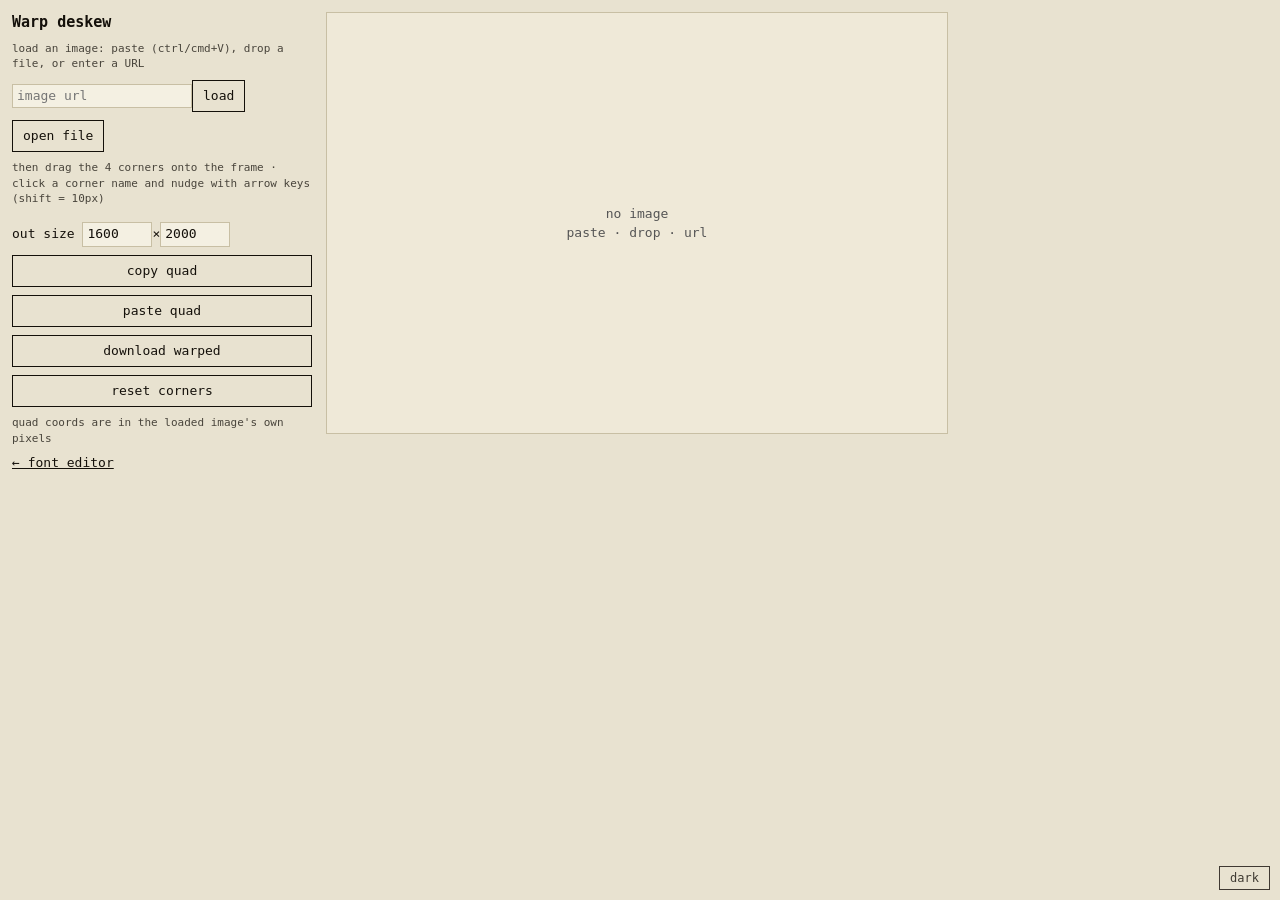
<file: warp/index.html>
<!DOCTYPE html>
<html lang="en">
<head>
<meta charset="UTF-8">
<meta name="viewport" content="width=device-width, initial-scale=1.0">
<title>Warp — perspective deskew</title>
<link rel="icon" type="image/svg+xml" href="./logo.svg">
<link rel="stylesheet" href="/shared/ui.css">
<script src="/shared/ui.js"></script>
<style>
body{margin:0;font:13px/1.4 ui-monospace,Menlo,Consolas,monospace}
#app{display:flex;gap:14px;padding:12px;align-items:flex-start;flex-wrap:wrap}
.panel{width:300px;display:flex;flex-direction:column;gap:8px}
h1{font-size:15px;margin:0}
.pts{display:grid;grid-template-columns:auto 1fr 1fr;gap:4px;align-items:center}
.pts input{width:70px;font:inherit;padding:2px 4px}
.pts b{cursor:pointer}
.pts b.on{color:var(--danger)}
button{padding:6px 10px}
#src{touch-action:none;cursor:crosshair}
.hint{font-size:11px;opacity:.75}
#outw,#outh{width:60px;font:inherit;padding:2px 4px}
#url{width:170px;font:inherit;padding:2px 4px}
#empty{position:absolute;inset:0;display:flex;align-items:center;justify-content:center;text-align:center;color:var(--ink2);padding:20px;pointer-events:none;line-height:1.5;font-size:13px}
#srcwrap{position:relative;font-size:0}
.dragover #src{outline:2px dashed var(--acc);outline-offset:-2px}
</style>
</head>
<body>
<div id="app">
<div class="panel">
  <h1>Warp deskew</h1>
  <div class="hint">load an image: paste (ctrl/cmd+V), drop a file, or enter a URL</div>
  <div><input id="url" placeholder="image url"><button id="bUrl">load</button></div>
  <div><button id="bFile">open file</button><input id="file" type="file" accept="image/*" style="display:none"></div>
  <div class="hint">then drag the 4 corners onto the frame · click a corner name and nudge with arrow keys (shift = 10px)</div>
  <div class="pts" id="pts"></div>
  <div>
    out size <input id="outw" value="1600">×<input id="outh" value="2000">
  </div>
  <button id="bCopy">copy quad</button>
  <button id="bPaste">paste quad</button>
  <button id="bDl">download warped</button>
  <button id="bReset">reset corners</button>
  <div class="hint">quad coords are in the loaded image's own pixels</div>
  <div><a href="/fonteditor/">← font editor</a></div>
</div>
<div id="srcwrap"><canvas id="src" width="620" height="420"></canvas><div id="empty">no image<br>paste · drop · url</div></div>
<canvas id="prev" width="480" height="600" style="display:none"></canvas>
</div>
<div id="pastebox" style="display:none;position:fixed;top:18%;left:50%;transform:translateX(-50%);background:var(--panel);border:1px solid var(--ink);padding:14px;z-index:9;width:340px;box-shadow:4px 4px 0 var(--shadow)">
  <div style="display:flex;justify-content:space-between;align-items:center;margin-bottom:8px"><b>paste quad</b><button id="pbClose">× close</button></div>
  <textarea id="pbText" style="width:100%;height:90px;font:inherit;box-sizing:border-box" placeholder="[[882,839],[2048,1049],[2990,3815],[60,3845]]"></textarea>
  <button id="pbGo" style="margin-top:8px">submit</button>
</div>
<script>
const NAMES=['TL','TR','BR','BL'];
const CV_=n=>getComputedStyle(document.documentElement).getPropertyValue('--'+n).trim();
const img=new Image();
let quad=null, cur=0, data=null, FW=0, FH=0;
const sc=document.getElementById('src'),sctx=sc.getContext('2d');
const pc=document.getElementById('prev'),pctx=pc.getContext('2d');
const empty=document.getElementById('empty');
const defq=()=>[[FW*.04,FH*.04],[FW*.96,FH*.04],[FW*.96,FH*.96],[FW*.04,FH*.96]];

function loadSrc(src,cors){
  img.crossOrigin=cors?'anonymous':null;
  img.onload=()=>{
    FW=img.naturalWidth;FH=img.naturalHeight;
    sc.width=Math.min(620,FW); sc.height=Math.round(FH*sc.width/FW);
    const t=document.createElement('canvas');t.width=FW;t.height=FH;
    const tc=t.getContext('2d');tc.drawImage(img,0,0);
    try{data=tc.getImageData(0,0,FW,FH);}
    catch(e){alert('image loaded but canvas is blocked by CORS — preview/download will not work');data=null;}
    quad=defq();empty.style.display='none';pc.style.display='';
    draw();rows();preview();};
  img.onerror=()=>{
    if(cors)loadSrc(src,false); // retry without CORS (image shows, canvas may taint)
    else alert('could not load image');};
  img.src=src;
}
function loadBlob(b){loadSrc(URL.createObjectURL(b),false);}

// paste image
addEventListener('paste',e=>{
  const it=[...(e.clipboardData||[]).items].find(i=>i.type.startsWith('image/'));
  if(it){loadBlob(it.getAsFile());e.preventDefault();}});
// url + file
document.getElementById('bUrl').onclick=()=>{const u=document.getElementById('url').value.trim();if(u)loadSrc(u,true);};
document.getElementById('url').addEventListener('keydown',e=>{if(e.key==='Enter')document.getElementById('bUrl').click();});
document.getElementById('bFile').onclick=()=>document.getElementById('file').click();
document.getElementById('file').onchange=e=>{if(e.target.files[0])loadBlob(e.target.files[0]);};
// drag & drop
['dragenter','dragover'].forEach(t=>addEventListener(t,e=>{e.preventDefault();document.body.classList.add('dragover');}));
['dragleave','drop'].forEach(t=>addEventListener(t,e=>{e.preventDefault();if(t==='dragleave'&&e.relatedTarget)return;document.body.classList.remove('dragover');}));
addEventListener('drop',e=>{
  const f=e.dataTransfer.files&&e.dataTransfer.files[0];
  if(f&&f.type.startsWith('image/')){loadBlob(f);return;}
  const u=e.dataTransfer.getData('text/uri-list')||e.dataTransfer.getData('text/plain');
  if(u&&/^https?:\/\//.test(u.trim()))loadSrc(u.trim(),true);});

const fit=p=>[p[0]*sc.width/FW, p[1]*sc.height/FH];
const unfit=p=>[p[0]*FW/sc.width, p[1]*FH/sc.height];

function draw(){
  sctx.clearRect(0,0,sc.width,sc.height);
  if(!img.src)return;
  sctx.drawImage(img,0,0,FW,FH,0,0,sc.width,sc.height);
  sctx.beginPath();
  quad.forEach((p,i)=>{const[a,b]=fit(p);i?sctx.lineTo(a,b):sctx.moveTo(a,b);});
  sctx.closePath();sctx.strokeStyle=CV_('danger');sctx.lineWidth=2;sctx.stroke();
  quad.forEach((p,i)=>{const[a,b]=fit(p);
    sctx.fillStyle=i===cur?CV_('danger'):CV_('panel2');sctx.fillRect(a-5,b-5,10,10);
    sctx.fillStyle=CV_('ink');sctx.font='11px monospace';sctx.fillText(NAMES[i],a+8,b+4);});
}
const ptsEl=document.getElementById('pts');
function rows(){
  ptsEl.innerHTML='';
  if(!quad)return;
  quad.forEach((p,i)=>{
    const b=document.createElement('b');b.textContent=NAMES[i];
    b.className=i===cur?'on':'';b.onclick=()=>{cur=i;draw();rows();};
    const x=document.createElement('input'),y=document.createElement('input');
    x.value=Math.round(p[0]);y.value=Math.round(p[1]);
    x.onchange=y.onchange=()=>{quad[i]=[+x.value,+y.value];draw();preview();};
    ptsEl.append(b,x,y);});
}
rows();

let drag=-1;
sc.addEventListener('mousedown',e=>{
  if(!quad)return;
  const r=sc.getBoundingClientRect(),mx=e.clientX-r.left,my=e.clientY-r.top;
  drag=quad.findIndex(p=>{const[a,b]=fit(p);return Math.hypot(a-mx,b-my)<14;});});
addEventListener('mousemove',e=>{
  if(drag<0)return;
  const r=sc.getBoundingClientRect();
  quad[drag]=unfit([e.clientX-r.left,e.clientY-r.top]);
  cur=drag;draw();rows();});
addEventListener('mouseup',()=>{if(drag>=0){preview();drag=-1;}});
addEventListener('keydown',e=>{
  if(!quad)return;
  const d={ArrowLeft:[-1,0],ArrowRight:[1,0],ArrowUp:[0,-1],ArrowDown:[0,1]}[e.key];
  if(!d)return;if(e.target.tagName==='INPUT'||e.target.tagName==='TEXTAREA')return;
  e.preventDefault();
  const st=e.shiftKey?10:1;
  quad[cur][0]+=d[0]*st;quad[cur][1]+=d[1]*st;draw();rows();preview();});

function hom(s,d){ // src quad → dst rect, returns h[8]
  const A=[],B=[];
  for(let i=0;i<4;i++){const[x,y]=s[i],[u,v]=d[i];
    A.push([x,y,1,0,0,0,-u*x,-u*y]);B.push(u);
    A.push([0,0,0,x,y,1,-v*x,-v*y]);B.push(v);}
  for(let c=0;c<8;c++){
    let m=c;for(let r=c+1;r<8;r++)if(Math.abs(A[r][c])>Math.abs(A[m][c]))m=r;
    [A[c],A[m]]=[A[m],A[c]];[B[c],B[m]]=[B[m],B[c]];
    for(let r=c+1;r<8;r++){const f=A[r][c]/A[c][c];
      for(let k=c;k<8;k++)A[r][k]-=f*A[c][k];B[r]-=f*B[c];}}
  const h=new Array(8);
  for(let r=7;r>=0;r--){let s2=B[r];for(let k=r+1;k<8;k++)s2-=A[r][k]*h[k];h[r]=s2/A[r][r];}
  return h;}

function warp(dstW,dstH){ // quad in image px → canvas dstW×dstH
  const h=hom([[0,0],[dstW,0],[dstW,dstH],[0,dstH]],quad); // dst→src
  const out=new ImageData(dstW,dstH);
  const od=out.data,sd=data.data,sw=FW;
  for(let y=0;y<dstH;y++)for(let x=0;x<dstW;x++){
    const w=h[6]*x+h[7]*y+1;
    const sx=(h[0]*x+h[1]*y+h[2])/w, sy=(h[3]*x+h[4]*y+h[5])/w;
    const i=(y*dstW+x)*4;
    if(sx<0||sy<0||sx>=sw-1||sy>=FH-1){od[i+3]=255;continue;}
    const x0=sx|0,y0=sy|0,fx=sx-x0,fy=sy-y0;
    for(let c=0;c<3;c++){
      const v=sd[(y0*sw+x0)*4+c]*(1-fx)*(1-fy)+sd[(y0*sw+x0+1)*4+c]*fx*(1-fy)
             +sd[((y0+1)*sw+x0)*4+c]*(1-fx)*fy+sd[((y0+1)*sw+x0+1)*4+c]*fx*fy;
      od[i+c]=v;}
    od[i+3]=255;}
  return out;}

let pT=null;
function sizePrev(){
  const W=Math.max(1,+document.getElementById('outw').value||1600),
        H=Math.max(1,+document.getElementById('outh').value||2000);
  if(W>=H){pc.width=480;pc.height=Math.round(480*H/W);}
  else{pc.height=600;pc.width=Math.round(600*W/H);}}
function preview(){
  clearTimeout(pT);
  pT=setTimeout(()=>{if(!data)return;sizePrev();const o=warp(pc.width,pc.height);pctx.putImageData(o,0,0);},80);}
document.getElementById('outw').oninput=preview;
document.getElementById('outh').oninput=preview;

const need=()=>{if(!data){alert('load an image first');return true;}return false;};
document.getElementById('bCopy').onclick=()=>{
  if(need())return;
  const t=JSON.stringify(quad.map(p=>p.map(Math.round)));
  navigator.clipboard.writeText(t).catch(()=>{});
  const o=document.createElement('textarea');o.value=t;document.body.appendChild(o);o.select();document.execCommand('copy');o.remove();
  alert('copied: '+t);};
document.getElementById('bDl').onclick=()=>{
  if(need())return;
  const W=+document.getElementById('outw').value,H=+document.getElementById('outh').value;
  const o=warp(W,H);
  const c=document.createElement('canvas');c.width=W;c.height=H;
  c.getContext('2d').putImageData(o,0,0);
  const a=document.createElement('a');a.href=c.toDataURL('image/jpeg',0.92);a.download='warped.jpg';a.click();};
document.getElementById('bReset').onclick=()=>{if(need())return;quad=defq();draw();rows();preview();};
const pb=document.getElementById('pastebox');
document.getElementById('bPaste').onclick=()=>{pb.style.display='block';document.getElementById('pbText').focus();};
document.getElementById('pbClose').onclick=()=>{pb.style.display='none';};
document.getElementById('pbGo').onclick=()=>{
  if(need())return;
  const nums=(document.getElementById('pbText').value.match(/-?\d+/g)||[]).map(Number);
  if(nums.length>=8){
    quad=[[nums[0],nums[1]],[nums[2],nums[3]],[nums[4],nums[5]],[nums[6],nums[7]]];
    draw();rows();preview();pb.style.display='none';}
  else alert('need 8 numbers (TL,TR,BR,BL)');};
addEventListener('du:theme',draw);
// ?img=<url> loads on boot
const qi=new URLSearchParams(location.search).get('img');
if(qi)loadSrc(qi,true);
</script>
</body>
</html>
</file>
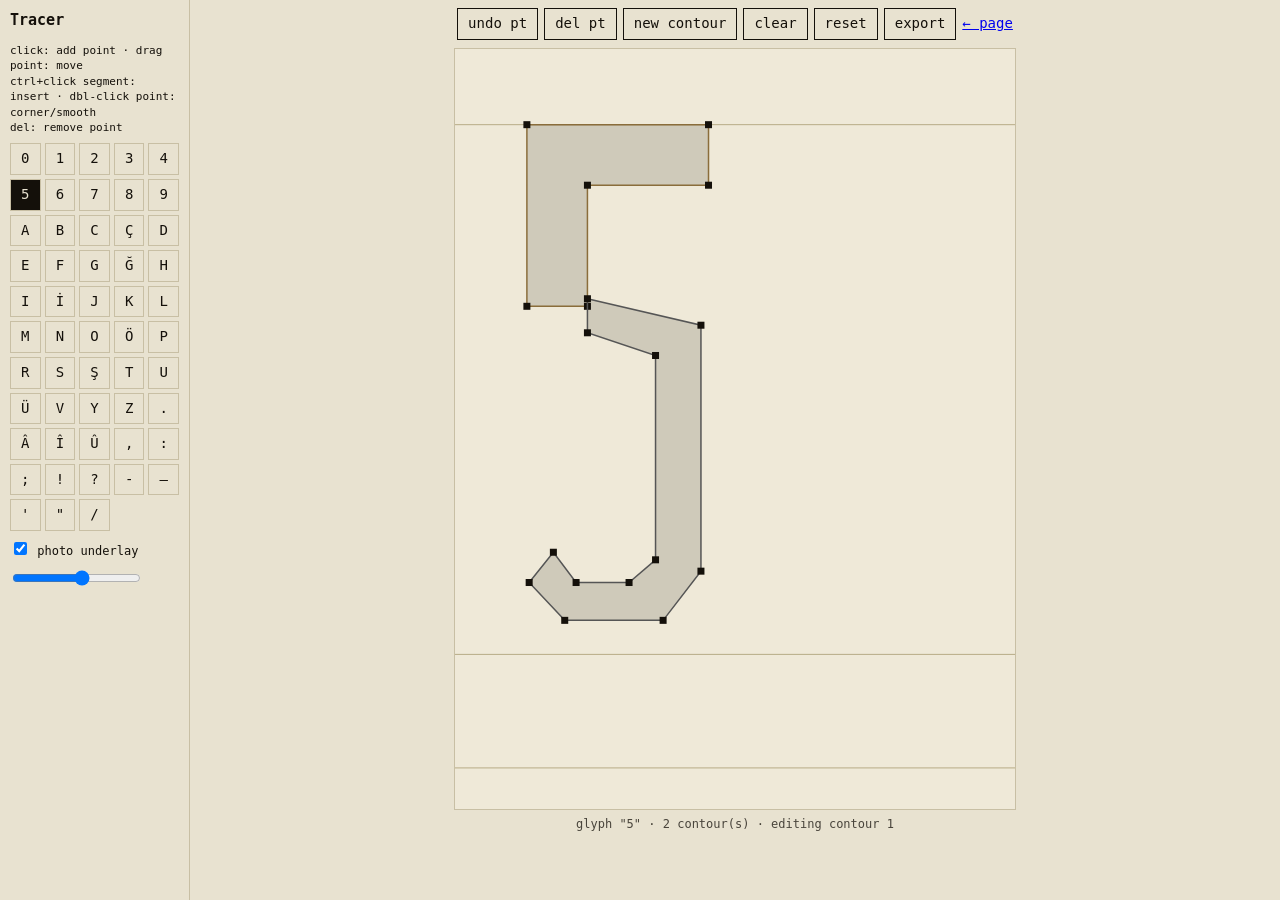
<file: anitkabir/editor/index.html>
<!DOCTYPE html>
<html lang="en">
<head>
<meta charset="UTF-8">
<meta name="viewport" content="width=device-width, initial-scale=1.0">
<title>Anıtkabir glyph tracer</title>
<link rel="icon" type="image/svg+xml" href="../logo.svg">
<style>
:root{--bg:#e8e2d0;--ink:#14100a;--line:#c8bfa4;--acc:#8a6d3b}
*{box-sizing:border-box}
body{margin:0;background:var(--bg);color:var(--ink);font:14px/1.4 ui-monospace,Menlo,Consolas,monospace}
#app{display:flex;height:100vh;overflow:hidden}
#side{width:190px;border-right:1px solid var(--line);padding:10px;display:flex;flex-direction:column;gap:8px;overflow-y:auto}
#side h1{font-size:15px;margin:0 0 4px}
.gbtns{display:grid;grid-template-columns:repeat(5,1fr);gap:4px}
.gbtns button{padding:5px 0;background:none;border:1px solid var(--line);cursor:pointer;font:inherit;color:var(--ink)}
.gbtns button.on{background:var(--ink);color:var(--bg)}
#main{flex:1;display:flex;flex-direction:column;align-items:center;overflow:auto}
#bar{display:flex;gap:6px;padding:8px;flex-wrap:wrap;justify-content:center}
#bar button,#bar label.btn{padding:5px 10px;background:none;border:1px solid var(--ink);cursor:pointer;font:inherit;color:var(--ink)}
#bar button:hover{background:var(--ink);color:var(--bg)}
canvas{border:1px solid var(--line);background:#efe9d8;touch-action:none;cursor:crosshair}
#hint{padding:6px;font-size:12px;opacity:.75;text-align:center}
#out{width:96%;height:110px;margin:8px;display:none;font:11px ui-monospace,monospace}
.mod{color:var(--acc);font-weight:bold}
</style>
</head>
<body>
<div id="app">
<div id="side">
  <h1>Tracer</h1>
  <div id="hintside" style="font-size:11px">click: add point &middot; drag point: move<br>ctrl+click segment: insert &middot; dbl-click point: corner/smooth<br>del: remove point</div>
  <div class="gbtns" id="gbtns"></div>
  <label style="font-size:12px"><input type="checkbox" id="underlay" checked> photo underlay</label>
  <label style="font-size:12px"><input type="range" id="uop" min="0" max="1" step="0.05" value="0.55"></label>
</div>
<div id="main">
  <div id="bar">
    <button id="bUndo">undo pt</button>
    <button id="bDel">del pt</button>
    <button id="bNew">new contour</button>
    <button id="bClear">clear</button>
    <button id="bReset">reset</button>
    <button id="bExport">export</button>
    <a href="../" style="align-self:center">← page</a>
  </div>
  <canvas id="cv" width="560" height="760"></canvas>
  <div id="hint"></div>
  <textarea id="out"></textarea>
</div>
</div>
<script src="data.js"></script>
<script>
const CV=document.getElementById('cv'),ctx=CV.getContext('2d');
const X0=-60,X1=680,Y0=-160,Y1=800; // font-unit window
const S=CV.width/(X1-X0);
const P=(x,y)=>[(x-X0)*S,(Y1-y)*S];   // font→canvas
const F=(cx,cy)=>[cx/S+X0,Y1-cy/S];  // canvas→font

// editable model: contour = [{x,y,s}] closed
const edits={};
for(const[g,d]of Object.entries(DATA.glyphs))edits[g]=toModel(d[0]);
function toModel(conts){return conts.map(c=>{
  const pts=[];let cur=null;
  for(const seg of c){
    if(seg[0]==='M'){cur=[seg[1],seg[2]];pts.push({x:cur[0],y:cur[1],s:false});}
    else if(seg[0]==='L'){cur=[seg[1],seg[2]];pts.push({x:cur[0],y:cur[1],s:false});}
    else if(seg[0]==='C'){ // sample cubic into 3 pts
      const p0=cur,c1=[seg[1],seg[2]],c2=[seg[3],seg[4]],p1=[seg[5],seg[6]];
      for(let i=1;i<=3;i++){const t=i/3,u=1-t;
        pts.push({x:u*u*u*p0[0]+3*u*u*t*c1[0]+3*u*t*t*c2[0]+t*t*t*p1[0],
                  y:u*u*u*p0[1]+3*u*u*t*c1[1]+3*u*t*t*c2[1]+t*t*t*p1[1],s:i<3});}
      cur=p1;}
  }return pts;});}
function toCmds(pts){
  const out=[],n=pts.length;if(!n)return out;
  const ext=i=>pts[(i%n+n)%n];
  out.push(['M',Math.round(pts[0].x),Math.round(pts[0].y)]);
  for(let i=0;i<n-1;i++){
    const p0=ext(i),p1=ext(i+1);
    if(p0.s||p1.s){ // catmull-rom → cubic
      const pm=ext(i-1),p2=ext(i+2);
      const c1=[p0.x+(p1.x-pm.x)/6,p0.y+(p1.y-pm.y)/6];
      const c2=[p1.x-(p2.x-p0.x)/6,p1.y-(p2.y-p0.y)/6];
      out.push(['C',...c1,...c2,p1.x,p1.y].map(v=>Math.round(v*10)/10));
    }else out.push(['L',Math.round(p1.x),Math.round(p1.y)]);
  }return [out];}
function pathOf(cont){
  ctx.beginPath();
  cont.forEach((p,i)=>{const[a,b]=P(p.x,p.y);i?ctx.lineTo(a,b):ctx.moveTo(a,b);});
  ctx.closePath();}

let g='5',ci=0,sel=-1,imgs={};
for(const k in DATA.underlays){const im=new Image();im.src=DATA.underlays[k];im.onload=draw;imgs[k]=im;}

const gb=document.getElementById('gbtns');
for(const k of Object.keys(DATA.glyphs)){
  const b=document.createElement('button');b.textContent=k;
  b.onclick=()=>{g=k;ci=0;sel=-1;sync();draw();};
  b.dataset.g=k;gb.appendChild(b);}
function sync(){document.querySelectorAll('#gbtns button').forEach(b=>b.classList.toggle('on',b.dataset.g===g));
  document.getElementById('hint').textContent=`glyph "${g}" · ${edits[g].length} contour(s) · editing contour ${ci+1}`;}

function draw(){
  ctx.clearRect(0,0,CV.width,CV.height);
  // photo underlay: content box → caps-height 700, bottom on baseline, centered at x=280
  const m=DATA.meta[g];
  if(m&&imgs[g]&&document.getElementById('underlay').checked){
    const ih=m.y1-m.y0,usc=S*700/ih;          // canvas px per image px
    const [bx,by]=P(0,0);
    const cx=bx+280*S-(m.x0+m.x1)*usc/2;       // box center → font x=280
    const cy=by-m.y1*usc;                      // box bottom at baseline
    ctx.globalAlpha=+document.getElementById('uop').value;
    ctx.drawImage(imgs[g],cx,cy,imgs[g].width*usc,imgs[g].height*usc);
    ctx.globalAlpha=1;}
  // guides
  ctx.strokeStyle='#b7ab86';ctx.lineWidth=1;
  [0,700,-150].forEach(y=>{ctx.beginPath();ctx.moveTo(0,P(0,y)[1]);ctx.lineTo(CV.width,P(0,y)[1]);ctx.stroke();});
  // fill + strokes + points
  ctx.fillStyle='rgba(20,16,10,.14)';
  edits[g].forEach(c=>{pathOf(c);ctx.fill();});
  edits[g].forEach((c,i)=>{
    pathOf(c);ctx.strokeStyle=i===ci?'#8a6d3b':'#555';ctx.lineWidth=1.5;ctx.stroke();
    c.forEach((p,j)=>{const[a,b]=P(p.x,p.y);
      ctx.fillStyle=j===sel?'#b00':(p.s?'#8a6d3b':'#14100a');
      ctx.fillRect(a-3.5,b-3.5,7,7);});});
}

let drag=false;
function pick(e){const r=CV.getBoundingClientRect(),cx=e.clientX-r.left,cy=e.clientY-r.top;
  for(let i=edits[g].length-1;i>=0;i--)for(let j=edits[g][i].length-1;j>=0;j--){
    const[a,b]=P(edits[g][i][j].x,edits[g][i][j].y);
    if(Math.hypot(a-cx,b-cy)<9)return[i,j];}
  return null;}
CV.addEventListener('mousedown',e=>{
  const hit=pick(e);
  if(hit){[ci,sel]=hit;drag=true;}
  else{
    const[fx,fy]=F(e.clientX-CV.getBoundingClientRect().left,e.clientY-CV.getBoundingClientRect().top);
    if(!edits[g].length)edits[g].push([]);
    const c=edits[g][ci];
    if(e.ctrlKey&&c.length>2){ // insert on nearest segment
      let bi=0,bd=1e9;
      for(let i=0;i<c.length;i++){const p0=c[i],p1=c[(i+1)%c.length];
        const t=Math.max(0,Math.min(1,((fx-p0.x)*(p1.x-p0.x)+(fy-p0.y)*(p1.y-p0.y))/((p1.x-p0.x)**2+(p1.y-p0.y)**2||1)));
        const d=Math.hypot(p0.x+t*(p1.x-p0.x)-fx,p0.y+t*(p1.y-p0.y)-fy);
        if(d<bd){bd=d;bi=i;}}
      if(bd<15){c.splice(bi+1,0,{x:fx,y:fy,s:e.shiftKey});sel=bi+1;draw();return;}}
    c.push({x:fx,y:fy,s:e.shiftKey});sel=c.length-1;}
  draw();});
CV.addEventListener('mousemove',e=>{if(drag&&sel>=0){const r=CV.getBoundingClientRect();
  const[fx,fy]=F(e.clientX-r.left,e.clientY-r.top);
  edits[g][ci][sel].x=Math.round(fx);edits[g][ci][sel].y=Math.round(fy);draw();}});
addEventListener('mouseup',()=>drag=false);
CV.addEventListener('dblclick',e=>{const h=pick(e);if(h){edits[g][h[0]][h[1]].s=!edits[g][h[0]][h[1]].s;draw();}});
addEventListener('keydown',e=>{if(e.key==='Delete'&&sel>=0){edits[g][ci].splice(sel,1);sel=-1;draw();}});
document.getElementById('bUndo').onclick=()=>{edits[g][ci]?.pop();draw();};
document.getElementById('bDel').onclick=()=>{if(sel>=0){edits[g][ci].splice(sel,1);sel=-1;draw();}};
document.getElementById('bNew').onclick=()=>{edits[g].push([]);ci=edits[g].length-1;sel=-1;sync();draw();};
document.getElementById('bClear').onclick=()=>{edits[g]=[[]];ci=0;sel=-1;draw();};
document.getElementById('bReset').onclick=()=>{edits[g]=toModel(DATA.glyphs[g][0]);ci=0;sel=-1;draw();};
document.getElementById('underlay').onchange=draw;
document.getElementById('uop').oninput=draw;
document.getElementById('bExport').onclick=()=>{
  const out={};for(const[k,v]of Object.entries(edits))
    out[k]={advance:DATA.glyphs[k][1],contours:v.map(toCmds).flat()};
  const t=document.getElementById('out');t.style.display='block';
  t.value=JSON.stringify(out);
  const a=document.createElement('a');a.href='data:application/json,'+encodeURIComponent(t.value);
  a.download='traced-glyphs.json';a.click();};
sync();draw();
</script>
</body>
</html>
</file>
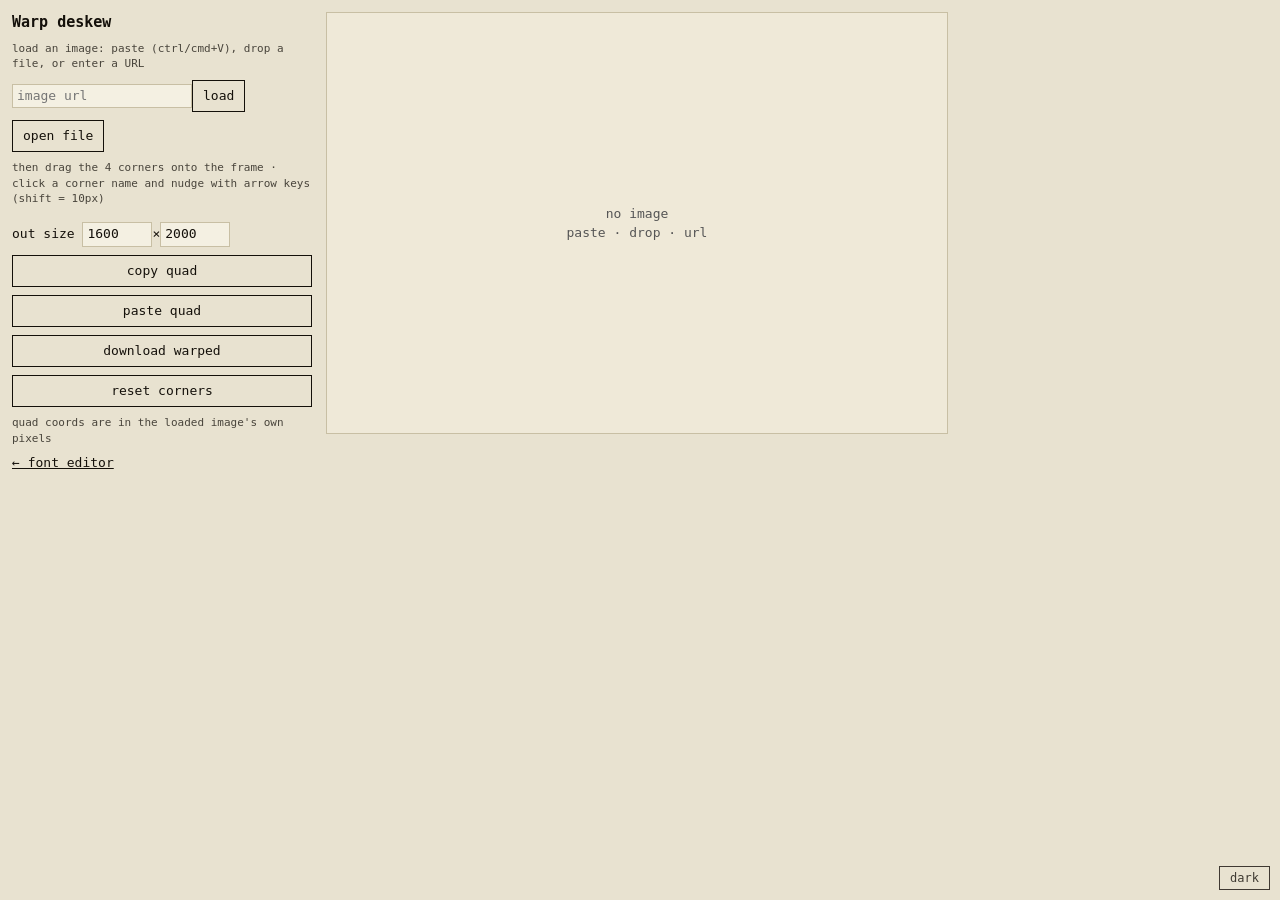
<file: fonteditor/warp/index.html>
<!DOCTYPE html>
<html lang="en">
<head>
<meta charset="UTF-8">
<meta name="viewport" content="width=device-width, initial-scale=1.0">
<title>Warp — perspective deskew</title>
<link rel="icon" type="image/svg+xml" href="../../anitkabir/logo.svg">
<link rel="stylesheet" href="/shared/ui.css">
<script src="/shared/ui.js"></script>
<style>
body{margin:0;font:13px/1.4 ui-monospace,Menlo,Consolas,monospace}
#app{display:flex;gap:14px;padding:12px;align-items:flex-start;flex-wrap:wrap}
.panel{width:300px;display:flex;flex-direction:column;gap:8px}
h1{font-size:15px;margin:0}
.pts{display:grid;grid-template-columns:auto 1fr 1fr;gap:4px;align-items:center}
.pts input{width:70px;font:inherit;padding:2px 4px}
.pts b{cursor:pointer}
.pts b.on{color:var(--danger)}
button{padding:6px 10px}
#src{touch-action:none;cursor:crosshair}
.hint{font-size:11px;opacity:.75}
#outw,#outh{width:60px;font:inherit;padding:2px 4px}
#url{width:170px;font:inherit;padding:2px 4px}
#empty{position:absolute;inset:0;display:flex;align-items:center;justify-content:center;text-align:center;color:var(--ink2);padding:20px;pointer-events:none;line-height:1.5;font-size:13px}
#srcwrap{position:relative;font-size:0}
.dragover #src{outline:2px dashed var(--acc);outline-offset:-2px}
</style>
</head>
<body>
<div id="app">
<div class="panel">
  <h1>Warp deskew</h1>
  <div class="hint">load an image: paste (ctrl/cmd+V), drop a file, or enter a URL</div>
  <div><input id="url" placeholder="image url"><button id="bUrl">load</button></div>
  <div><button id="bFile">open file</button><input id="file" type="file" accept="image/*" style="display:none"></div>
  <div class="hint">then drag the 4 corners onto the frame · click a corner name and nudge with arrow keys (shift = 10px)</div>
  <div class="pts" id="pts"></div>
  <div>
    out size <input id="outw" value="1600">×<input id="outh" value="2000">
  </div>
  <button id="bCopy">copy quad</button>
  <button id="bPaste">paste quad</button>
  <button id="bDl">download warped</button>
  <button id="bReset">reset corners</button>
  <div class="hint">quad coords are in the loaded image's own pixels</div>
  <div><a href="../">← font editor</a></div>
</div>
<div id="srcwrap"><canvas id="src" width="620" height="420"></canvas><div id="empty">no image<br>paste · drop · url</div></div>
<canvas id="prev" width="480" height="600" style="display:none"></canvas>
</div>
<div id="pastebox" style="display:none;position:fixed;top:18%;left:50%;transform:translateX(-50%);background:var(--panel);border:1px solid var(--ink);padding:14px;z-index:9;width:340px;box-shadow:4px 4px 0 var(--shadow)">
  <div style="display:flex;justify-content:space-between;align-items:center;margin-bottom:8px"><b>paste quad</b><button id="pbClose">× close</button></div>
  <textarea id="pbText" style="width:100%;height:90px;font:inherit;box-sizing:border-box" placeholder="[[882,839],[2048,1049],[2990,3815],[60,3845]]"></textarea>
  <button id="pbGo" style="margin-top:8px">submit</button>
</div>
<script>
const NAMES=['TL','TR','BR','BL'];
const CV_=n=>getComputedStyle(document.documentElement).getPropertyValue('--'+n).trim();
const img=new Image();
let quad=null, cur=0, data=null, FW=0, FH=0;
const sc=document.getElementById('src'),sctx=sc.getContext('2d');
const pc=document.getElementById('prev'),pctx=pc.getContext('2d');
const empty=document.getElementById('empty');
const defq=()=>[[FW*.04,FH*.04],[FW*.96,FH*.04],[FW*.96,FH*.96],[FW*.04,FH*.96]];

function loadSrc(src,cors){
  img.crossOrigin=cors?'anonymous':null;
  img.onload=()=>{
    FW=img.naturalWidth;FH=img.naturalHeight;
    sc.width=Math.min(620,FW); sc.height=Math.round(FH*sc.width/FW);
    const t=document.createElement('canvas');t.width=FW;t.height=FH;
    const tc=t.getContext('2d');tc.drawImage(img,0,0);
    try{data=tc.getImageData(0,0,FW,FH);}
    catch(e){alert('image loaded but canvas is blocked by CORS — preview/download will not work');data=null;}
    quad=defq();empty.style.display='none';pc.style.display='';
    draw();rows();preview();};
  img.onerror=()=>{
    if(cors)loadSrc(src,false); // retry without CORS (image shows, canvas may taint)
    else alert('could not load image');};
  img.src=src;
}
function loadBlob(b){loadSrc(URL.createObjectURL(b),false);}

// paste image
addEventListener('paste',e=>{
  const it=[...(e.clipboardData||[]).items].find(i=>i.type.startsWith('image/'));
  if(it){loadBlob(it.getAsFile());e.preventDefault();}});
// url + file
document.getElementById('bUrl').onclick=()=>{const u=document.getElementById('url').value.trim();if(u)loadSrc(u,true);};
document.getElementById('url').addEventListener('keydown',e=>{if(e.key==='Enter')document.getElementById('bUrl').click();});
document.getElementById('bFile').onclick=()=>document.getElementById('file').click();
document.getElementById('file').onchange=e=>{if(e.target.files[0])loadBlob(e.target.files[0]);};
// drag & drop
['dragenter','dragover'].forEach(t=>addEventListener(t,e=>{e.preventDefault();document.body.classList.add('dragover');}));
['dragleave','drop'].forEach(t=>addEventListener(t,e=>{e.preventDefault();if(t==='dragleave'&&e.relatedTarget)return;document.body.classList.remove('dragover');}));
addEventListener('drop',e=>{
  const f=e.dataTransfer.files&&e.dataTransfer.files[0];
  if(f&&f.type.startsWith('image/')){loadBlob(f);return;}
  const u=e.dataTransfer.getData('text/uri-list')||e.dataTransfer.getData('text/plain');
  if(u&&/^https?:\/\//.test(u.trim()))loadSrc(u.trim(),true);});

const fit=p=>[p[0]*sc.width/FW, p[1]*sc.height/FH];
const unfit=p=>[p[0]*FW/sc.width, p[1]*FH/sc.height];

function draw(){
  sctx.clearRect(0,0,sc.width,sc.height);
  if(!img.src)return;
  sctx.drawImage(img,0,0,FW,FH,0,0,sc.width,sc.height);
  sctx.beginPath();
  quad.forEach((p,i)=>{const[a,b]=fit(p);i?sctx.lineTo(a,b):sctx.moveTo(a,b);});
  sctx.closePath();sctx.strokeStyle=CV_('danger');sctx.lineWidth=2;sctx.stroke();
  quad.forEach((p,i)=>{const[a,b]=fit(p);
    sctx.fillStyle=i===cur?CV_('danger'):CV_('panel2');sctx.fillRect(a-5,b-5,10,10);
    sctx.fillStyle=CV_('ink');sctx.font='11px monospace';sctx.fillText(NAMES[i],a+8,b+4);});
}
const ptsEl=document.getElementById('pts');
function rows(){
  ptsEl.innerHTML='';
  if(!quad)return;
  quad.forEach((p,i)=>{
    const b=document.createElement('b');b.textContent=NAMES[i];
    b.className=i===cur?'on':'';b.onclick=()=>{cur=i;draw();rows();};
    const x=document.createElement('input'),y=document.createElement('input');
    x.value=Math.round(p[0]);y.value=Math.round(p[1]);
    x.onchange=y.onchange=()=>{quad[i]=[+x.value,+y.value];draw();preview();};
    ptsEl.append(b,x,y);});
}
rows();

let drag=-1;
sc.addEventListener('mousedown',e=>{
  if(!quad)return;
  const r=sc.getBoundingClientRect(),mx=e.clientX-r.left,my=e.clientY-r.top;
  drag=quad.findIndex(p=>{const[a,b]=fit(p);return Math.hypot(a-mx,b-my)<14;});});
addEventListener('mousemove',e=>{
  if(drag<0)return;
  const r=sc.getBoundingClientRect();
  quad[drag]=unfit([e.clientX-r.left,e.clientY-r.top]);
  cur=drag;draw();rows();});
addEventListener('mouseup',()=>{if(drag>=0){preview();drag=-1;}});
addEventListener('keydown',e=>{
  if(!quad)return;
  const d={ArrowLeft:[-1,0],ArrowRight:[1,0],ArrowUp:[0,-1],ArrowDown:[0,1]}[e.key];
  if(!d)return;if(e.target.tagName==='INPUT'||e.target.tagName==='TEXTAREA')return;
  e.preventDefault();
  const st=e.shiftKey?10:1;
  quad[cur][0]+=d[0]*st;quad[cur][1]+=d[1]*st;draw();rows();preview();});

function hom(s,d){ // src quad → dst rect, returns h[8]
  const A=[],B=[];
  for(let i=0;i<4;i++){const[x,y]=s[i],[u,v]=d[i];
    A.push([x,y,1,0,0,0,-u*x,-u*y]);B.push(u);
    A.push([0,0,0,x,y,1,-v*x,-v*y]);B.push(v);}
  for(let c=0;c<8;c++){
    let m=c;for(let r=c+1;r<8;r++)if(Math.abs(A[r][c])>Math.abs(A[m][c]))m=r;
    [A[c],A[m]]=[A[m],A[c]];[B[c],B[m]]=[B[m],B[c]];
    for(let r=c+1;r<8;r++){const f=A[r][c]/A[c][c];
      for(let k=c;k<8;k++)A[r][k]-=f*A[c][k];B[r]-=f*B[c];}}
  const h=new Array(8);
  for(let r=7;r>=0;r--){let s2=B[r];for(let k=r+1;k<8;k++)s2-=A[r][k]*h[k];h[r]=s2/A[r][r];}
  return h;}

function warp(dstW,dstH){ // quad in image px → canvas dstW×dstH
  const h=hom([[0,0],[dstW,0],[dstW,dstH],[0,dstH]],quad); // dst→src
  const out=new ImageData(dstW,dstH);
  const od=out.data,sd=data.data,sw=FW;
  for(let y=0;y<dstH;y++)for(let x=0;x<dstW;x++){
    const w=h[6]*x+h[7]*y+1;
    const sx=(h[0]*x+h[1]*y+h[2])/w, sy=(h[3]*x+h[4]*y+h[5])/w;
    const i=(y*dstW+x)*4;
    if(sx<0||sy<0||sx>=sw-1||sy>=FH-1){od[i+3]=255;continue;}
    const x0=sx|0,y0=sy|0,fx=sx-x0,fy=sy-y0;
    for(let c=0;c<3;c++){
      const v=sd[(y0*sw+x0)*4+c]*(1-fx)*(1-fy)+sd[(y0*sw+x0+1)*4+c]*fx*(1-fy)
             +sd[((y0+1)*sw+x0)*4+c]*(1-fx)*fy+sd[((y0+1)*sw+x0+1)*4+c]*fx*fy;
      od[i+c]=v;}
    od[i+3]=255;}
  return out;}

let pT=null;
function sizePrev(){
  const W=Math.max(1,+document.getElementById('outw').value||1600),
        H=Math.max(1,+document.getElementById('outh').value||2000);
  if(W>=H){pc.width=480;pc.height=Math.round(480*H/W);}
  else{pc.height=600;pc.width=Math.round(600*W/H);}}
function preview(){
  clearTimeout(pT);
  pT=setTimeout(()=>{if(!data)return;sizePrev();const o=warp(pc.width,pc.height);pctx.putImageData(o,0,0);},80);}
document.getElementById('outw').oninput=preview;
document.getElementById('outh').oninput=preview;

const need=()=>{if(!data){alert('load an image first');return true;}return false;};
document.getElementById('bCopy').onclick=()=>{
  if(need())return;
  const t=JSON.stringify(quad.map(p=>p.map(Math.round)));
  navigator.clipboard.writeText(t).catch(()=>{});
  const o=document.createElement('textarea');o.value=t;document.body.appendChild(o);o.select();document.execCommand('copy');o.remove();
  alert('copied: '+t);};
document.getElementById('bDl').onclick=()=>{
  if(need())return;
  const W=+document.getElementById('outw').value,H=+document.getElementById('outh').value;
  const o=warp(W,H);
  const c=document.createElement('canvas');c.width=W;c.height=H;
  c.getContext('2d').putImageData(o,0,0);
  const a=document.createElement('a');a.href=c.toDataURL('image/jpeg',0.92);a.download='warped.jpg';a.click();};
document.getElementById('bReset').onclick=()=>{if(need())return;quad=defq();draw();rows();preview();};
const pb=document.getElementById('pastebox');
document.getElementById('bPaste').onclick=()=>{pb.style.display='block';document.getElementById('pbText').focus();};
document.getElementById('pbClose').onclick=()=>{pb.style.display='none';};
document.getElementById('pbGo').onclick=()=>{
  if(need())return;
  const nums=(document.getElementById('pbText').value.match(/-?\d+/g)||[]).map(Number);
  if(nums.length>=8){
    quad=[[nums[0],nums[1]],[nums[2],nums[3]],[nums[4],nums[5]],[nums[6],nums[7]]];
    draw();rows();preview();pb.style.display='none';}
  else alert('need 8 numbers (TL,TR,BR,BL)');};
addEventListener('du:theme',draw);
// ?img=<url> loads on boot
const qi=new URLSearchParams(location.search).get('img');
if(qi)loadSrc(qi,true);
</script>
</body>
</html>
</file>
<file: shared/ui.css>
/* dutluk shared UI — tokens + dark theme + theme toggle button.
   Apps: <link rel="stylesheet" href="/shared/ui.css"> then <script src="/shared/ui.js"></script> in <head>.
   Theme resolution: data-theme attr > localStorage du_theme > prefers-color-scheme. */
:root{
  --bg:#e8e2d0; --ink:#14100a; --line:#c8bfa4; --acc:#8a6d3b;
  --panel:#efe9d8; --panel2:#f4f0e2; --ink2:#555; --danger:#b00;
  --fill:rgba(20,16,10,.13); --accf:rgba(138,109,59,.6);
  --shadow:rgba(0,0,0,.25);
}
:root[data-theme=dark]{
  --bg:#1b1812; --ink:#e8e2d0; --line:#4a4030; --acc:#c9a86a;
  --panel:#242019; --panel2:#2b251b; --ink2:#a99e85; --danger:#e06060;
  --fill:rgba(232,226,208,.10); --accf:rgba(201,168,106,.6);
  --shadow:rgba(0,0,0,.55);
}
@media (prefers-color-scheme:dark){
  :root:not([data-theme]){
    --bg:#1b1812; --ink:#e8e2d0; --line:#4a4030; --acc:#c9a86a;
    --panel:#242019; --panel2:#2b251b; --ink2:#a99e85; --danger:#e06060;
    --fill:rgba(232,226,208,.10); --accf:rgba(201,168,106,.6);
    --shadow:rgba(0,0,0,.55);
  }
}
body{background:var(--bg);color:var(--ink)}
button,.btn{color:var(--ink);font:inherit}
button,.btn{border:1px solid var(--ink);background:none;cursor:pointer}
button:hover,.btn:hover{background:var(--ink);color:var(--bg)}
input,textarea,select{border:1px solid var(--line);background:var(--panel2);color:var(--ink)}
a{color:var(--ink)}
canvas{border:1px solid var(--line);background:var(--panel)}
#du-theme{position:fixed;right:10px;bottom:10px;z-index:99;
  font:12px ui-monospace,Menlo,Consolas,monospace;padding:4px 10px;opacity:.8}
</file>
